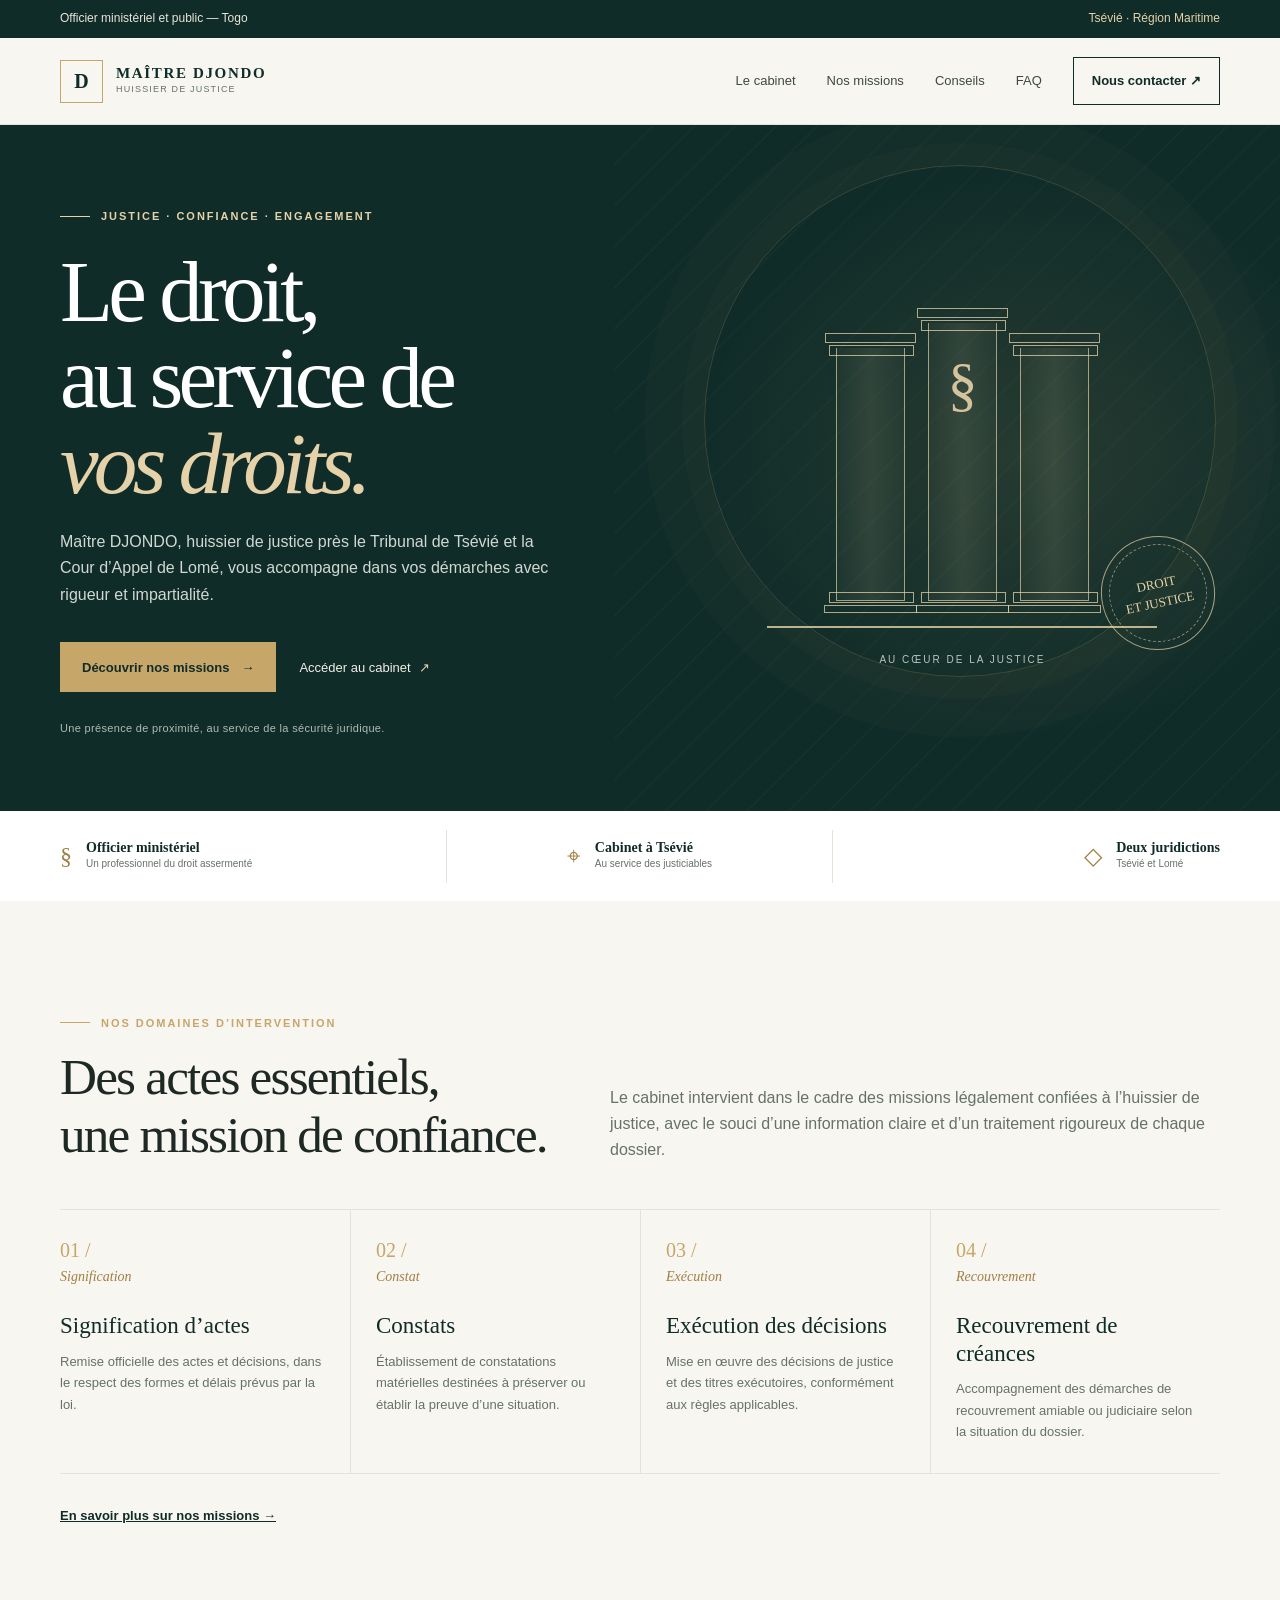
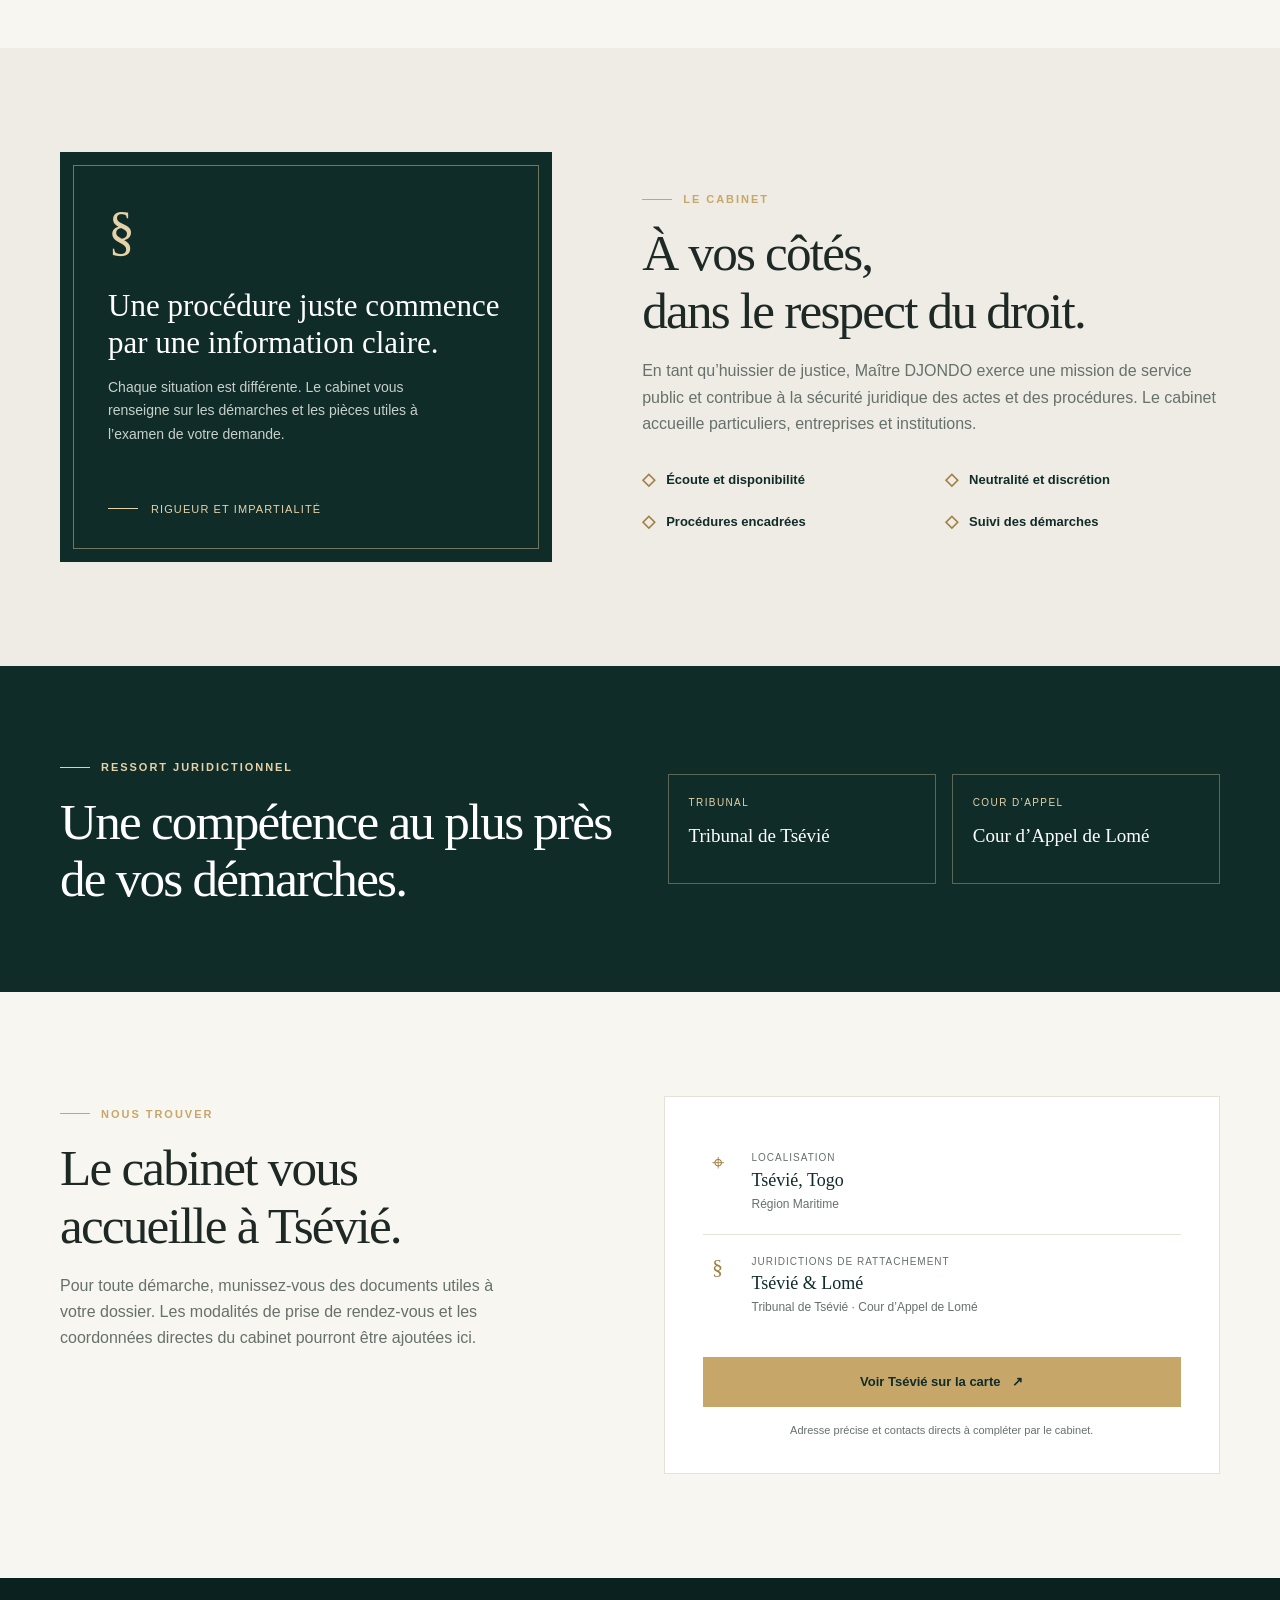
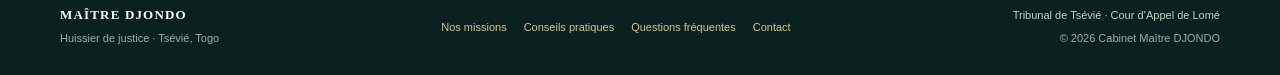
<file: index.html>
<!DOCTYPE html>
<html lang="fr">
<head>
  <meta charset="utf-8">
  <meta name="viewport" content="width=device-width, initial-scale=1">
  <meta name="theme-color" content="#102c29">
  <meta name="description" content="Cabinet de Maître DJONDO, huissier de justice près le Tribunal de Tsévié et la Cour d’Appel de Lomé. Signification d’actes, constats et exécution des décisions de justice.">
  <title>Maître DJONDO — Huissier de justice à Tsévié</title>
  <style>
    :root {
      color-scheme: light;
      --forest: #102c29;
      --forest-light: #1c403b;
      --gold: #c7a66a;
      --gold-light: #e5d2a9;
      --paper: #f8f6f0;
      --ink: #1e2926;
      --muted: #66716b;
      --line: #e4e2d9;
      --white: #fff;
      --serif: Georgia, "Times New Roman", serif;
      --sans: "Segoe UI", Arial, sans-serif;
    }

    * { box-sizing: border-box; }
    html { scroll-behavior: smooth; }
    body {
      margin: 0;
      background: var(--paper);
      color: var(--ink);
      font-family: var(--sans);
      font-size: 16px;
      line-height: 1.65;
      -webkit-font-smoothing: antialiased;
    }
    a { color: inherit; }
    button { font: inherit; }
    .wrap { width: min(1160px, calc(100% - 48px)); margin-inline: auto; }
    .eyebrow {
      display: inline-flex;
      align-items: center;
      gap: 11px;
      color: var(--gold);
      font-size: 11px;
      font-weight: 700;
      letter-spacing: .18em;
      text-transform: uppercase;
    }
    .eyebrow::before { width: 30px; height: 1px; background: currentColor; content: ""; }
    .section-title {
      max-width: 680px;
      margin: 16px 0 18px;
      font: 400 clamp(2.2rem, 4vw, 3.4rem)/1.13 var(--serif);
      letter-spacing: -.035em;
    }
    .section-intro { max-width: 610px; margin: 0; color: var(--muted); }

    .topbar { background: var(--forest); color: #e9e5da; font-size: 12px; }
    .topbar-inner { min-height: 38px; display: flex; align-items: center; justify-content: space-between; gap: 20px; }
    .topbar p { margin: 0; }
    .topbar .location { color: var(--gold-light); }

    .header { position: relative; z-index: 5; background: var(--paper); border-bottom: 1px solid rgba(16,44,41,.09); }
    .nav { min-height: 86px; display: flex; align-items: center; justify-content: space-between; gap: 32px; }
    .brand { display: inline-flex; align-items: center; gap: 13px; text-decoration: none; }
    .brand-mark {
      width: 43px; height: 43px; display: grid; place-items: center;
      border: 1px solid var(--gold); color: var(--forest); font: 700 20px var(--serif);
    }
    .brand-name { display: block; color: var(--forest); font: 700 15px var(--serif); letter-spacing: .11em; }
    .brand-caption { display: block; color: var(--muted); font-size: 9px; letter-spacing: .13em; text-transform: uppercase; }
    .nav-links { display: flex; align-items: center; gap: 31px; }
    .nav-links a { color: #3d4944; font-size: 13px; text-decoration: none; transition: color .2s; }
    .nav-links a:hover { color: #94743c; }
    .nav-links .nav-cta { padding: 12px 18px; border: 1px solid var(--forest); color: var(--forest); font-weight: 600; }
    .nav-links .nav-cta:hover { background: var(--forest); color: white; }
    .menu-toggle { display: none; width: 44px; height: 44px; border: 1px solid var(--line); background: transparent; color: var(--forest); cursor: pointer; }

    .hero {
      position: relative; overflow: hidden; min-height: 590px; display: flex; align-items: center;
      background: var(--forest); color: var(--white);
    }
    .hero::before {
      position: absolute; inset: 0 0 0 48%; content: "";
      background: radial-gradient(ellipse at 62% 48%, rgba(199,166,106,.12), transparent 56%),
        repeating-linear-gradient(135deg, transparent 0 27px, rgba(255,255,255,.018) 28px 29px);
    }
    .hero::after {
      position: absolute; width: 510px; height: 510px; right: 5%; top: 40px;
      border: 1px solid rgba(199,166,106,.22); border-radius: 50%; content: "";
      box-shadow: 0 0 0 22px rgba(199,166,106,.025), 0 0 0 60px rgba(199,166,106,.02);
    }
    .hero-inner { position: relative; z-index: 1; display: grid; grid-template-columns: 1.08fr .92fr; align-items: center; gap: 40px; padding-block: 74px; }
    .hero-copy { max-width: 620px; }
    .hero .eyebrow { color: var(--gold-light); }
    .hero h1 { margin: 23px 0 22px; font: 400 clamp(3.35rem, 6.8vw, 5.8rem)/.99 var(--serif); letter-spacing: -.055em; }
    .hero h1 span { color: var(--gold-light); font-style: italic; }
    .hero-lead { max-width: 490px; margin: 0; color: #d1d8d2; font-size: 16px; }
    .hero-actions { display: flex; align-items: center; gap: 23px; margin-top: 34px; }
    .button { min-height: 50px; display: inline-flex; align-items: center; justify-content: center; gap: 12px; padding: 0 21px; border: 1px solid var(--gold); background: var(--gold); color: var(--forest); font-size: 13px; font-weight: 700; text-decoration: none; transition: background .2s, color .2s; }
    .button:hover { background: transparent; color: var(--gold-light); }
    .text-link { color: #f1eee6; font-size: 13px; text-decoration: none; }
    .text-link span { margin-left: 5px; color: var(--gold-light); }
    .hero-note { margin: 27px 0 0; color: #aebbb3; font-size: 11px; letter-spacing: .03em; }
    .hero-art { position: relative; z-index: 1; min-height: 370px; display: grid; place-items: center; }
    .hero-seal { position: absolute; right: 1%; bottom: 1%; width: 114px; height: 114px; display: grid; place-items: center; border: 1px solid rgba(229,210,169,.7); border-radius: 50%; color: var(--gold-light); font: 13px/1.5 var(--serif); text-align: center; transform: rotate(-12deg); }
    .hero-seal::before { position: absolute; inset: 7px; border: 1px dashed rgba(229,210,169,.55); border-radius: 50%; content: ""; }
    .columns { width: min(390px, 90%); height: 320px; position: relative; display: flex; align-items: flex-end; justify-content: center; gap: 23px; padding: 0 24px 25px; border-bottom: 2px solid rgba(229,210,169,.8); }
    .column { position: relative; width: 69px; height: 253px; border: 1px solid rgba(229,210,169,.68); border-top: 0; background: linear-gradient(90deg, rgba(229,210,169,.035), rgba(229,210,169,.11) 50%, rgba(229,210,169,.035)); }
    .column::before, .column::after { position: absolute; left: -8px; width: calc(100% + 16px); height: 9px; border: 1px solid rgba(229,210,169,.75); content: ""; }
    .column::before { top: -3px; }
    .column::after { bottom: -3px; }
    .column-cap { position: absolute; top: -15px; left: -12px; width: calc(100% + 24px); height: 10px; border: 1px solid rgba(229,210,169,.75); }
    .column-base { position: absolute; bottom: -13px; left: -13px; width: calc(100% + 26px); height: 8px; border: 1px solid rgba(229,210,169,.75); }
    .column:nth-child(2) { height: 278px; }
    .column:nth-child(3) { height: 253px; }
    .justice-mark { position: absolute; top: 27px; left: 50%; color: rgba(229,210,169,.9); font: 60px var(--serif); transform: translateX(-50%); }
    .hero-art-label { position: absolute; left: 50%; bottom: -42px; width: 100%; color: #b9c5bd; font-size: 10px; letter-spacing: .2em; text-align: center; text-transform: uppercase; transform: translateX(-50%); }

    .credentials { position: relative; z-index: 2; background: #fff; }
    .credentials-inner { min-height: 90px; display: grid; grid-template-columns: 1fr 1fr 1fr; align-items: center; }
    .credential { min-height: 48px; display: flex; align-items: center; justify-content: center; gap: 14px; padding: 10px 20px; border-right: 1px solid var(--line); }
    .credential:first-child { justify-content: flex-start; padding-left: 0; }
    .credential:last-child { justify-content: flex-end; padding-right: 0; border: 0; }
    .credential-icon { color: #a17f44; font: 24px var(--serif); }
    .credential strong { display: block; color: var(--forest); font: 600 14px var(--serif); }
    .credential span:last-child { display: block; color: var(--muted); font-size: 10px; }

    .section { padding-block: 104px; }
    .services-head { display: flex; align-items: flex-end; justify-content: space-between; gap: 40px; margin-bottom: 45px; }
    .services-head .section-title { margin-bottom: 0; }
    .services-grid { display: grid; grid-template-columns: repeat(4, 1fr); border-top: 1px solid var(--line); border-bottom: 1px solid var(--line); }
    .service { min-height: 238px; padding: 29px 25px 30px 0; }
    .service + .service { padding-left: 25px; border-left: 1px solid var(--line); }
    .service-number { color: #a17f44; font: italic 14px var(--serif); }
    .service h3 { margin: 23px 0 11px; color: var(--forest); font: 400 23px/1.2 var(--serif); }
    .service p { margin: 0; color: var(--muted); font-size: 13px; }
    .service-icon { display: block; height: 24px; color: var(--gold); font: 20px var(--serif); }

    .practice { background: #eeece4; }
    .practice-inner { display: grid; grid-template-columns: .92fr 1.08fr; align-items: center; gap: 90px; }
    .practice-panel { position: relative; min-height: 410px; padding: 48px; background: var(--forest); color: white; }
    .practice-panel::before { position: absolute; inset: 13px; border: 1px solid rgba(229,210,169,.45); content: ""; pointer-events: none; }
    .panel-symbol { color: var(--gold-light); font: 54px var(--serif); }
    .practice-panel h3 { position: relative; margin: 25px 0 15px; font: 400 31px/1.2 var(--serif); }
    .practice-panel p { position: relative; max-width: 310px; margin: 0; color: #c7d0ca; font-size: 14px; }
    .panel-foot { position: absolute; right: 48px; bottom: 44px; left: 48px; display: flex; align-items: center; gap: 13px; color: var(--gold-light); font-size: 11px; letter-spacing: .1em; text-transform: uppercase; }
    .panel-foot::before { width: 30px; height: 1px; background: currentColor; content: ""; }
    .practice-copy .section-title { max-width: 550px; }
    .practice-copy > p { margin: 0; color: var(--muted); }
    .principles { display: grid; grid-template-columns: 1fr 1fr; gap: 20px 28px; margin-top: 32px; }
    .principle { display: flex; align-items: flex-start; gap: 11px; color: var(--forest); font-size: 13px; font-weight: 600; }
    .principle span { color: #a17f44; font-size: 17px; line-height: 1.25; }

    .jurisdiction { padding-block: 84px; background: var(--forest); color: white; }
    .jurisdiction-inner { display: grid; grid-template-columns: 1fr 1fr; align-items: center; gap: 55px; }
    .jurisdiction .eyebrow { color: var(--gold-light); }
    .jurisdiction .section-title { margin-bottom: 0; }
    .court-list { display: grid; grid-template-columns: 1fr 1fr; gap: 16px; }
    .court { min-height: 110px; padding: 20px; border: 1px solid rgba(229,210,169,.35); }
    .court span { display: block; margin-bottom: 12px; color: var(--gold-light); font-size: 10px; letter-spacing: .14em; text-transform: uppercase; }
    .court strong { font: 400 19px var(--serif); }

    .contact { padding-block: 104px; }
    .contact-inner { display: grid; grid-template-columns: .95fr 1.05fr; gap: 100px; }
    .contact-copy .section-title { max-width: 450px; }
    .contact-copy > p { max-width: 460px; color: var(--muted); }
    .contact-card { padding: 34px 38px; border: 1px solid var(--line); background: #fff; }
    .contact-row { display: flex; gap: 19px; padding: 19px 0; border-bottom: 1px solid var(--line); }
    .contact-row:last-of-type { border-bottom: 0; }
    .contact-icon { width: 30px; color: #a17f44; font: 22px var(--serif); text-align: center; }
    .contact-row small { display: block; color: var(--muted); font-size: 10px; letter-spacing: .1em; text-transform: uppercase; }
    .contact-row strong { display: block; margin-top: 3px; color: var(--forest); font: 400 18px var(--serif); }
    .contact-row p { margin: 4px 0 0; color: var(--muted); font-size: 12px; }
    .contact-card .button { width: 100%; margin-top: 20px; }
    .contact-note { margin: 14px 0 0; color: var(--muted); font-size: 11px; text-align: center; }
    .contact-note a { color: var(--forest); }

    .footer { padding-block: 28px; background: #0b211f; color: #c5cec7; }
    .footer-inner { display: flex; align-items: center; justify-content: space-between; gap: 24px; font-size: 11px; }
    .footer-brand { color: white; font: 600 13px var(--serif); letter-spacing: .09em; }
    .footer p { margin: 5px 0 0; color: #9eada4; }
    .footer-nav { display: flex; flex-wrap: wrap; justify-content: center; gap: 12px 17px; }
    .footer a { color: #d6c294; text-decoration: none; }
    .footer-right { text-align: right; }
    :focus-visible { outline: 3px solid #d3ae66; outline-offset: 4px; }

    @media (max-width: 900px) {
      .nav-links { gap: 18px; }
      .hero-inner { grid-template-columns: 1fr .8fr; gap: 15px; }
      .hero-art { transform: scale(.87); }
      .services-grid { grid-template-columns: 1fr 1fr; }
      .service:nth-child(3) { padding-left: 0; border-left: 0; border-top: 1px solid var(--line); }
      .service:nth-child(4) { border-top: 1px solid var(--line); }
      .practice-inner { gap: 45px; }
      .practice-panel { padding: 38px; }
      .contact-inner { gap: 45px; }
    }
    @media (max-width: 680px) {
      .wrap { width: min(100% - 36px, 520px); }
      .topbar-inner { min-height: 34px; justify-content: center; text-align: center; }
      .topbar .location { display: none; }
      .nav { min-height: 72px; }
      .menu-toggle { display: grid; place-items: center; }
      .menu-toggle span, .menu-toggle span::before, .menu-toggle span::after { width: 18px; height: 1px; display: block; background: currentColor; }
      .menu-toggle span { position: relative; }
      .menu-toggle span::before, .menu-toggle span::after { position: absolute; left: 0; content: ""; }
      .menu-toggle span::before { top: -6px; }
      .menu-toggle span::after { top: 6px; }
      .nav-links { position: absolute; top: 100%; right: 0; left: 0; display: none; align-items: stretch; gap: 0; padding: 8px 18px 18px; border-bottom: 1px solid var(--line); background: var(--paper); }
      .nav-links.is-open { display: flex; flex-direction: column; }
      .nav-links a { padding: 12px 8px; }
      .nav-links .nav-cta { margin-top: 6px; text-align: center; }
      .hero { min-height: auto; }
      .hero::before { inset: 0; }
      .hero::after { width: 360px; height: 360px; top: auto; right: -210px; bottom: -20px; }
      .hero-inner { display: block; padding-block: 68px 62px; }
      .hero h1 { max-width: 500px; font-size: clamp(3.3rem, 16vw, 5rem); }
      .hero-lead { max-width: 430px; font-size: 14px; }
      .hero-actions { flex-wrap: wrap; gap: 17px; margin-top: 27px; }
      .hero-art { display: none; }
      .credentials-inner { grid-template-columns: 1fr; padding-block: 11px; }
      .credential, .credential:first-child, .credential:last-child { min-height: 62px; justify-content: flex-start; padding: 8px 0; border-right: 0; border-bottom: 1px solid var(--line); }
      .credential:last-child { border-bottom: 0; }
      .section { padding-block: 72px; }
      .services-head { display: block; margin-bottom: 30px; }
      .services-head .section-intro { margin-top: 14px; }
      .services-grid { grid-template-columns: 1fr; }
      .service, .service + .service, .service:nth-child(3), .service:nth-child(4) { min-height: 0; padding: 24px 0; border: 0; border-bottom: 1px solid var(--line); }
      .service:last-child { border-bottom: 0; }
      .service h3 { margin-top: 12px; }
      .practice-inner, .jurisdiction-inner, .contact-inner { grid-template-columns: 1fr; gap: 38px; }
      .practice-panel { min-height: 335px; padding: 36px; }
      .panel-foot { right: 36px; bottom: 35px; left: 36px; }
      .principles { gap: 17px; }
      .jurisdiction { padding-block: 72px; }
      .court-list { gap: 10px; }
      .court { min-height: 100px; padding: 15px; }
      .court strong { font-size: 16px; }
      .contact-card { padding: 25px 21px; }
      .footer-inner { align-items: flex-start; flex-direction: column; }
      .footer-nav { justify-content: flex-start; }
      .footer-right { text-align: left; }
    }
    @media (prefers-reduced-motion: reduce) {
      *, *::before, *::after { scroll-behavior: auto !important; transition-duration: .01ms !important; }
    }
  </style>
</head>
<body>
  <div class="topbar">
    <div class="wrap topbar-inner">
      <p>Officier ministériel et public — Togo</p>
      <p class="location">Tsévié · Région Maritime</p>
    </div>
  </div>

  <header class="header">
    <div class="wrap nav">
      <a class="brand" href="#accueil" aria-label="Maître DJONDO, accueil">
        <span class="brand-mark" aria-hidden="true">D</span>
        <span><span class="brand-name">MAÎTRE DJONDO</span><span class="brand-caption">Huissier de justice</span></span>
      </a>
      <button class="menu-toggle" type="button" aria-label="Ouvrir le menu" aria-expanded="false" aria-controls="navigation"><span></span></button>
      <nav class="nav-links" id="navigation" aria-label="Navigation principale">
        <a href="#cabinet">Le cabinet</a>
        <a href="missions.html">Nos missions</a>
        <a href="articles.html">Conseils</a>
        <a href="questions.html">FAQ</a>
        <a class="nav-cta" href="contact.html">Nous contacter <span aria-hidden="true">↗</span></a>
      </nav>
    </div>
  </header>

  <main>
    <section class="hero" id="accueil">
      <div class="wrap hero-inner">
        <div class="hero-copy">
          <span class="eyebrow">Justice · Confiance · Engagement</span>
          <h1>Le droit,<br>au service de<br><span>vos droits.</span></h1>
          <p class="hero-lead">Maître DJONDO, huissier de justice près le Tribunal de Tsévié et la Cour d’Appel de Lomé, vous accompagne dans vos démarches avec rigueur et impartialité.</p>
          <div class="hero-actions">
            <a class="button" href="#missions">Découvrir nos missions <span aria-hidden="true">→</span></a>
            <a class="text-link" href="#contact">Accéder au cabinet <span aria-hidden="true">↗</span></a>
          </div>
          <p class="hero-note">Une présence de proximité, au service de la sécurité juridique.</p>
        </div>
        <div class="hero-art" aria-hidden="true">
          <div class="columns">
            <span class="column"><i class="column-cap"></i><i class="column-base"></i></span>
            <span class="column"><i class="column-cap"></i><i class="column-base"></i><i class="justice-mark">§</i></span>
            <span class="column"><i class="column-cap"></i><i class="column-base"></i></span>
            <span class="hero-art-label">Au cœur de la justice</span>
          </div>
          <div class="hero-seal">DROIT<br>ET JUSTICE</div>
        </div>
      </div>
    </section>

    <section class="credentials" aria-label="Informations sur le cabinet">
      <div class="wrap credentials-inner">
        <div class="credential"><span class="credential-icon" aria-hidden="true">§</span><span><strong>Officier ministériel</strong><span>Un professionnel du droit assermenté</span></span></div>
        <div class="credential"><span class="credential-icon" aria-hidden="true">⌖</span><span><strong>Cabinet à Tsévié</strong><span>Au service des justiciables</span></span></div>
        <div class="credential"><span class="credential-icon" aria-hidden="true">◇</span><span><strong>Deux juridictions</strong><span>Tsévié et Lomé</span></span></div>
      </div>
    </section>

    <section class="section" id="missions">
      <div class="wrap">
        <div class="services-head">
          <div><span class="eyebrow">Nos domaines d’intervention</span><h2 class="section-title">Des actes essentiels,<br>une mission de confiance.</h2></div>
          <p class="section-intro">Le cabinet intervient dans le cadre des missions légalement confiées à l’huissier de justice, avec le souci d’une information claire et d’un traitement rigoureux de chaque dossier.</p>
        </div>
        <div class="services-grid">
          <article class="service"><span class="service-icon" aria-hidden="true">01 /</span><span class="service-number">Signification</span><h3>Signification d’actes</h3><p>Remise officielle des actes et décisions, dans le respect des formes et délais prévus par la loi.</p></article>
          <article class="service"><span class="service-icon" aria-hidden="true">02 /</span><span class="service-number">Constat</span><h3>Constats</h3><p>Établissement de constatations matérielles destinées à préserver ou établir la preuve d’une situation.</p></article>
          <article class="service"><span class="service-icon" aria-hidden="true">03 /</span><span class="service-number">Exécution</span><h3>Exécution des décisions</h3><p>Mise en œuvre des décisions de justice et des titres exécutoires, conformément aux règles applicables.</p></article>
          <article class="service"><span class="service-icon" aria-hidden="true">04 /</span><span class="service-number">Recouvrement</span><h3>Recouvrement de créances</h3><p>Accompagnement des démarches de recouvrement amiable ou judiciaire selon la situation du dossier.</p></article>
        </div>
        <p style="margin-top:28px"><a href="missions.html" style="color:#102c29;font-size:13px;font-weight:600">En savoir plus sur nos missions →</a></p>
      </div>
    </section>

    <section class="section practice" id="cabinet">
      <div class="wrap practice-inner">
        <div class="practice-panel">
          <span class="panel-symbol" aria-hidden="true">§</span>
          <h3>Une procédure juste commence par une information claire.</h3>
          <p>Chaque situation est différente. Le cabinet vous renseigne sur les démarches et les pièces utiles à l’examen de votre demande.</p>
          <div class="panel-foot">Rigueur et impartialité</div>
        </div>
        <div class="practice-copy">
          <span class="eyebrow">Le cabinet</span>
          <h2 class="section-title">À vos côtés,<br>dans le respect du droit.</h2>
          <p>En tant qu’huissier de justice, Maître DJONDO exerce une mission de service public et contribue à la sécurité juridique des actes et des procédures. Le cabinet accueille particuliers, entreprises et institutions.</p>
          <div class="principles">
            <div class="principle"><span aria-hidden="true">◇</span> Écoute et disponibilité</div>
            <div class="principle"><span aria-hidden="true">◇</span> Neutralité et discrétion</div>
            <div class="principle"><span aria-hidden="true">◇</span> Procédures encadrées</div>
            <div class="principle"><span aria-hidden="true">◇</span> Suivi des démarches</div>
          </div>
        </div>
      </div>
    </section>

    <section class="jurisdiction" id="competence">
      <div class="wrap jurisdiction-inner">
        <div><span class="eyebrow">Ressort juridictionnel</span><h2 class="section-title">Une compétence au plus près de vos démarches.</h2></div>
        <div class="court-list">
          <div class="court"><span>Tribunal</span><strong>Tribunal de Tsévié</strong></div>
          <div class="court"><span>Cour d’appel</span><strong>Cour d’Appel de Lomé</strong></div>
        </div>
      </div>
    </section>

    <section class="contact" id="contact">
      <div class="wrap contact-inner">
        <div class="contact-copy">
          <span class="eyebrow">Nous trouver</span>
          <h2 class="section-title">Le cabinet vous accueille à Tsévié.</h2>
          <p>Pour toute démarche, munissez-vous des documents utiles à votre dossier. Les modalités de prise de rendez-vous et les coordonnées directes du cabinet pourront être ajoutées ici.</p>
        </div>
        <div class="contact-card">
          <div class="contact-row">
            <span class="contact-icon" aria-hidden="true">⌖</span>
            <span><small>Localisation</small><strong>Tsévié, Togo</strong><p>Région Maritime</p></span>
          </div>
          <div class="contact-row">
            <span class="contact-icon" aria-hidden="true">§</span>
            <span><small>Juridictions de rattachement</small><strong>Tsévié &amp; Lomé</strong><p>Tribunal de Tsévié · Cour d’Appel de Lomé</p></span>
          </div>
          <a class="button" href="https://www.google.com/maps/search/?api=1&amp;query=Ts%C3%A9vi%C3%A9%2C+Togo" target="_blank" rel="noopener noreferrer">Voir Tsévié sur la carte <span aria-hidden="true">↗</span></a>
          <p class="contact-note">Adresse précise et contacts directs à compléter par le cabinet.</p>
        </div>
      </div>
    </section>
  </main>

  <footer class="footer">
    <div class="wrap footer-inner">
      <div><span class="footer-brand">MAÎTRE DJONDO</span><p>Huissier de justice · Tsévié, Togo</p></div>
      <nav class="footer-nav" aria-label="Navigation de pied de page">
        <a href="missions.html">Nos missions</a>
        <a href="articles.html">Conseils pratiques</a>
        <a href="questions.html">Questions fréquentes</a>
        <a href="contact.html">Contact</a>
      </nav>
      <div class="footer-right"><span>Tribunal de Tsévié · Cour d’Appel de Lomé</span><p>© <span id="year">2026</span> Cabinet Maître DJONDO</p></div>
    </div>
  </footer>

  <script>
    const menuButton = document.querySelector(".menu-toggle");
    const navigation = document.querySelector("#navigation");

    menuButton.addEventListener("click", () => {
      const isOpen = menuButton.getAttribute("aria-expanded") === "true";
      menuButton.setAttribute("aria-expanded", String(!isOpen));
      menuButton.setAttribute("aria-label", isOpen ? "Ouvrir le menu" : "Fermer le menu");
      navigation.classList.toggle("is-open", !isOpen);
    });

    navigation.addEventListener("click", (event) => {
      if (event.target.closest("a")) {
        menuButton.setAttribute("aria-expanded", "false");
        menuButton.setAttribute("aria-label", "Ouvrir le menu");
        navigation.classList.remove("is-open");
      }
    });
  </script>
</body>
</html>
</file>
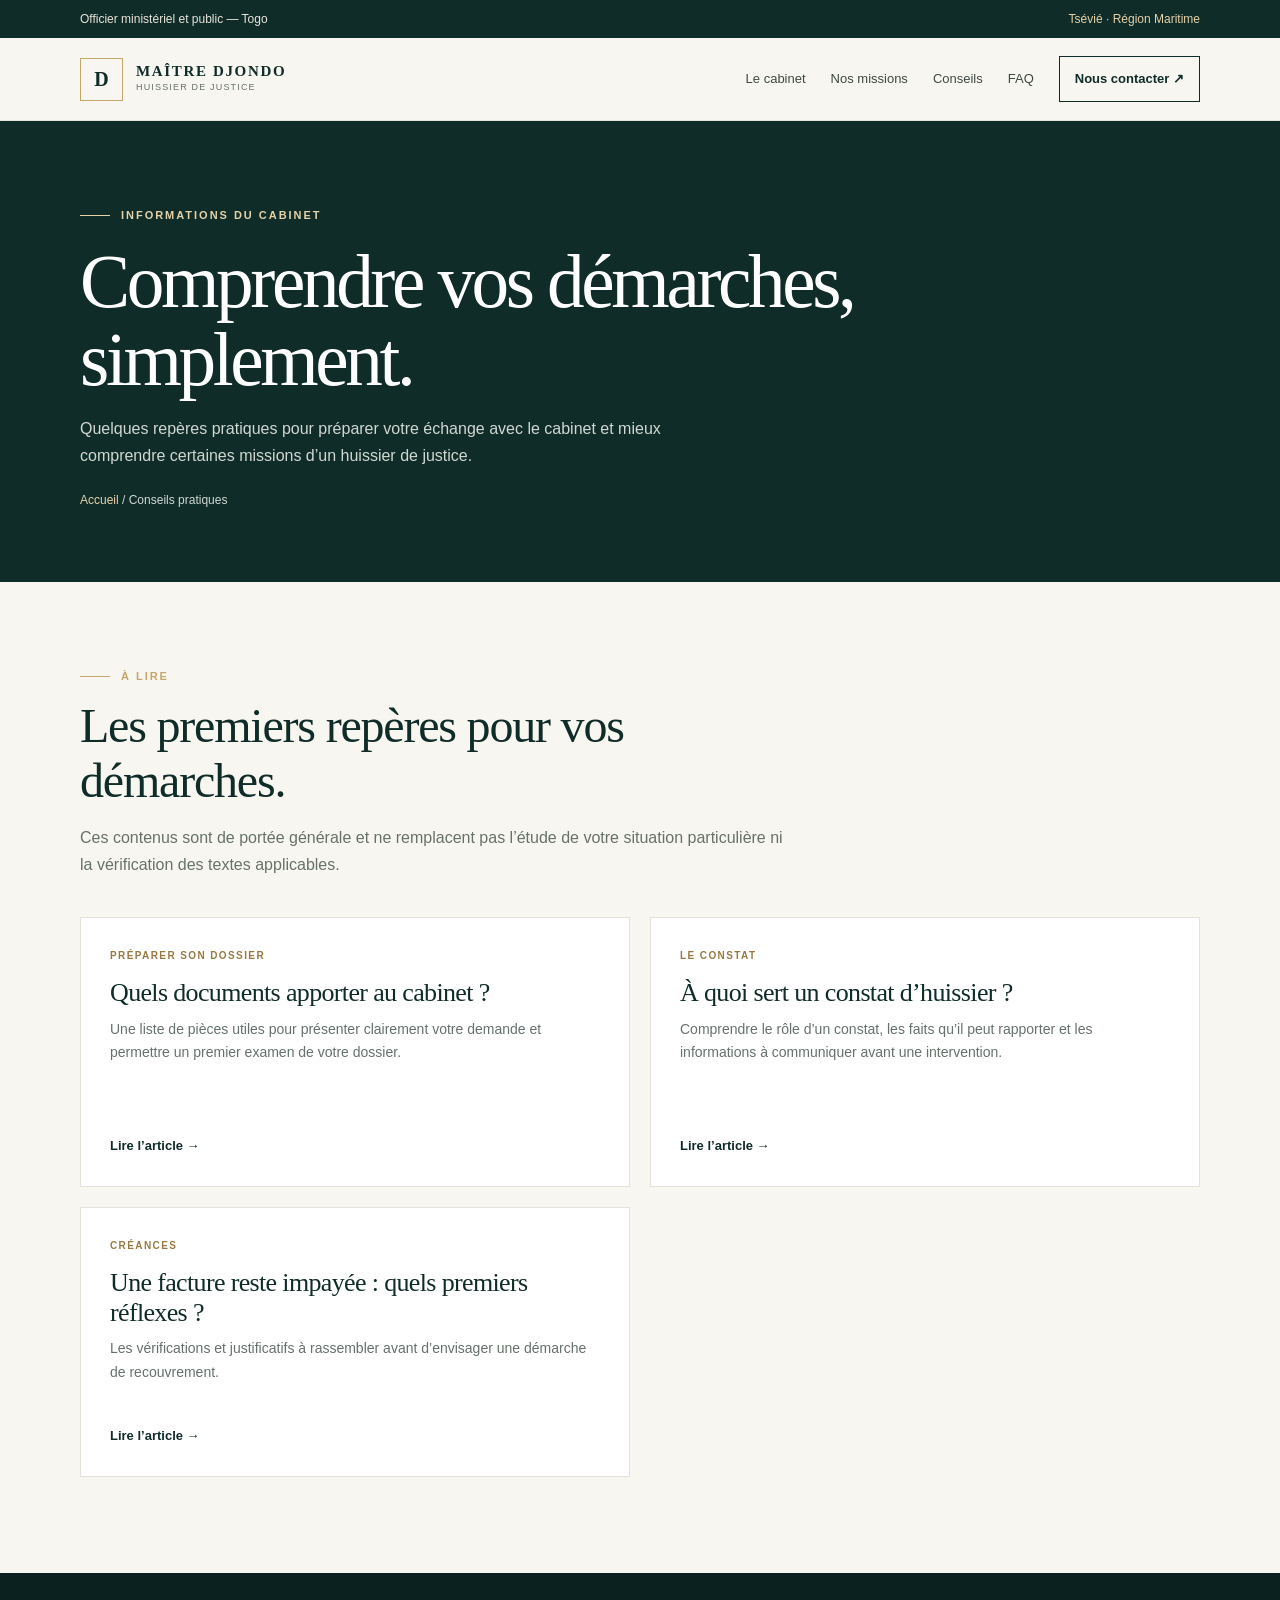
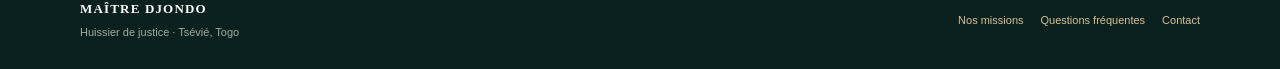
<file: articles.html>
<!DOCTYPE html>
<html lang="fr">
<head>
  <meta charset="utf-8">
  <meta name="viewport" content="width=device-width, initial-scale=1">
  <meta name="description" content="Conseils pratiques du cabinet de Maître DJONDO : préparer un dossier, comprendre un constat et agir face à une créance impayée.">
  <title>Conseils pratiques — Maître DJONDO</title>
  <link rel="stylesheet" href="pages.css">
</head>
<body>
  <div class="topbar"><div class="wrap topbar-inner"><p>Officier ministériel et public — Togo</p><p class="location">Tsévié · Région Maritime</p></div></div>
  <header class="header"><div class="wrap nav">
    <a class="brand" href="index.html" aria-label="Maître DJONDO, accueil"><span class="brand-mark">D</span><span><span class="brand-name">MAÎTRE DJONDO</span><span class="brand-caption">Huissier de justice</span></span></a>
    <button class="menu-toggle" type="button" aria-label="Ouvrir le menu" aria-expanded="false" aria-controls="navigation"><span></span></button>
    <nav class="nav-links" id="navigation" aria-label="Navigation principale"><a href="index.html#cabinet">Le cabinet</a><a href="missions.html">Nos missions</a><a href="articles.html">Conseils</a><a href="questions.html">FAQ</a><a class="nav-cta" href="contact.html">Nous contacter ↗</a></nav>
  </div></header>
  <main>
    <section class="page-hero"><div class="wrap"><span class="eyebrow">Informations du cabinet</span><h1>Comprendre vos démarches, simplement.</h1><p>Quelques repères pratiques pour préparer votre échange avec le cabinet et mieux comprendre certaines missions d’un huissier de justice.</p><div class="breadcrumbs"><a href="index.html">Accueil</a> / Conseils pratiques</div></div></section>
    <section class="content"><div class="wrap">
      <div class="content-head"><span class="eyebrow">À lire</span><h2>Les premiers repères pour vos démarches.</h2><p>Ces contenus sont de portée générale et ne remplacent pas l’étude de votre situation particulière ni la vérification des textes applicables.</p></div>
      <div class="article-grid">
        <article class="article-card"><span class="category">Préparer son dossier</span><h2>Quels documents apporter au cabinet ?</h2><p>Une liste de pièces utiles pour présenter clairement votre demande et permettre un premier examen de votre dossier.</p><a href="articles/preparer-dossier.html">Lire l’article →</a></article>
        <article class="article-card"><span class="category">Le constat</span><h2>À quoi sert un constat d’huissier ?</h2><p>Comprendre le rôle d’un constat, les faits qu’il peut rapporter et les informations à communiquer avant une intervention.</p><a href="articles/constat.html">Lire l’article →</a></article>
        <article class="article-card"><span class="category">Créances</span><h2>Une facture reste impayée : quels premiers réflexes ?</h2><p>Les vérifications et justificatifs à rassembler avant d’envisager une démarche de recouvrement.</p><a href="articles/creance-impayee.html">Lire l’article →</a></article>
      </div>
    </div></section>
  </main>
  <footer class="footer"><div class="wrap footer-inner"><div><span class="footer-brand">MAÎTRE DJONDO</span><p>Huissier de justice · Tsévié, Togo</p></div><nav class="footer-nav" aria-label="Navigation de pied de page"><a href="missions.html">Nos missions</a><a href="questions.html">Questions fréquentes</a><a href="contact.html">Contact</a></nav></div></footer>
  <script src="pages.js"></script>
</body>
</html>
</file>
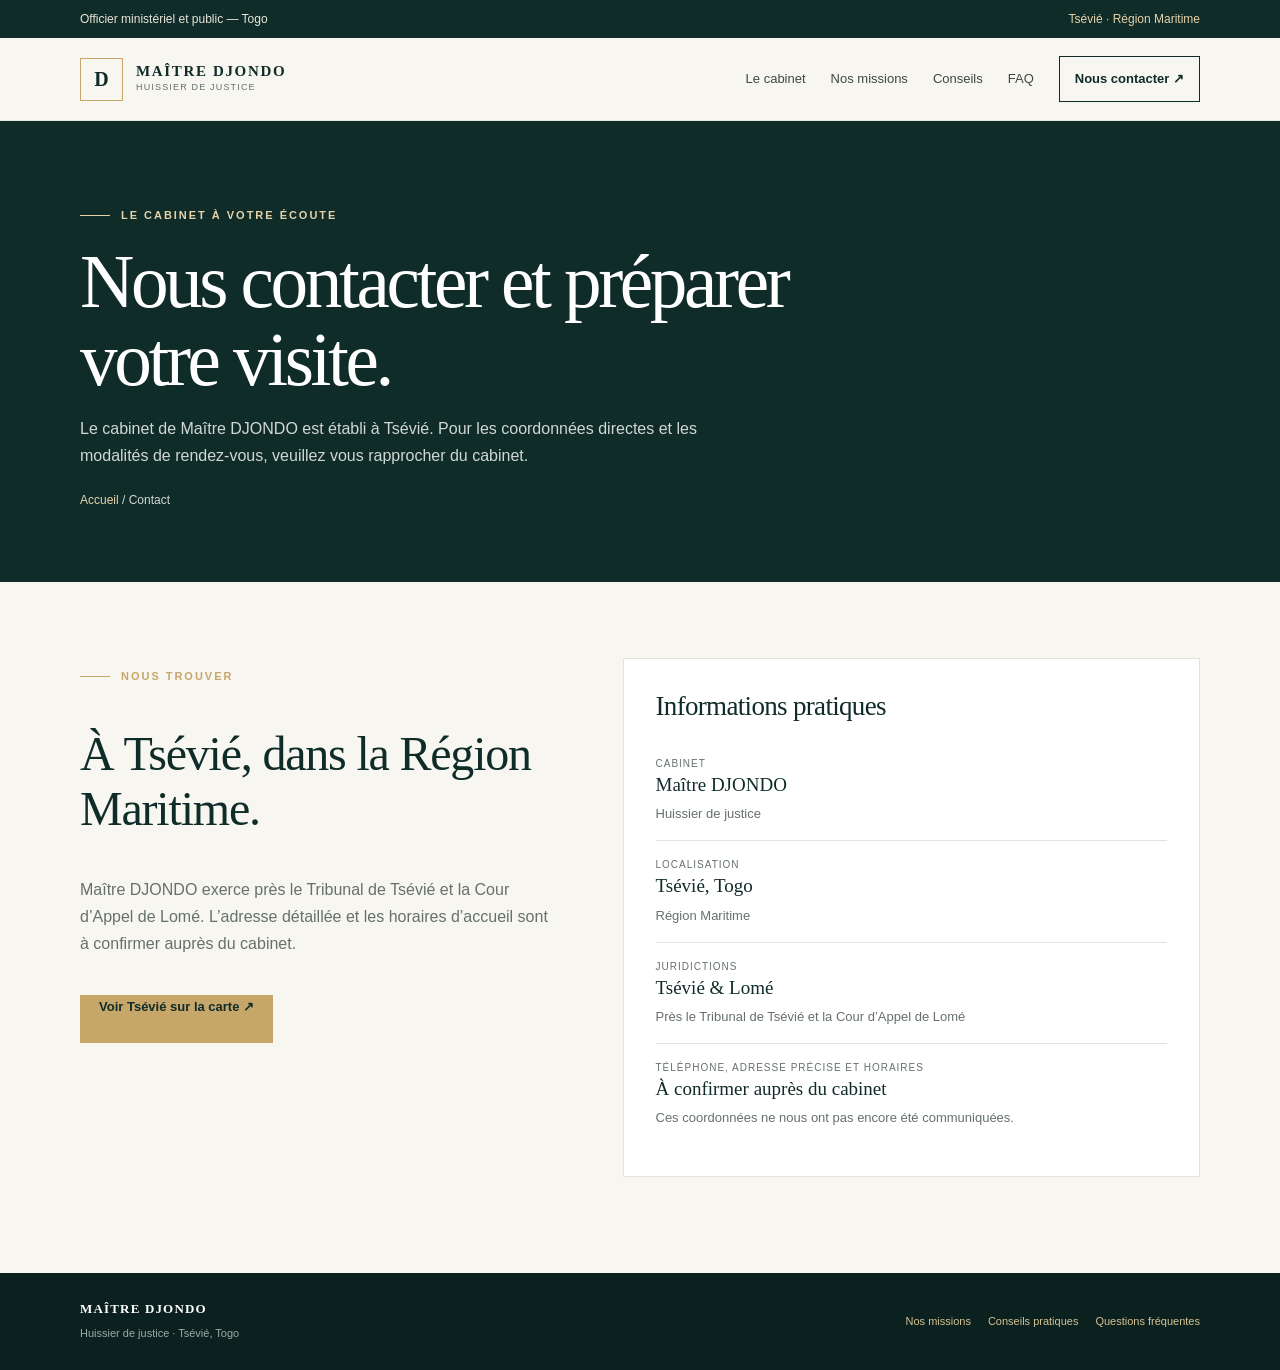
<file: contact.html>
<!DOCTYPE html>
<html lang="fr">
<head>
  <meta charset="utf-8">
  <meta name="viewport" content="width=device-width, initial-scale=1">
  <meta name="description" content="Informations de contact du cabinet de Maître DJONDO, huissier de justice établi à Tsévié, Togo.">
  <title>Contact et accès — Maître DJONDO</title>
  <link rel="stylesheet" href="pages.css">
</head>
<body>
  <div class="topbar"><div class="wrap topbar-inner"><p>Officier ministériel et public — Togo</p><p class="location">Tsévié · Région Maritime</p></div></div>
  <header class="header"><div class="wrap nav">
    <a class="brand" href="index.html" aria-label="Maître DJONDO, accueil"><span class="brand-mark">D</span><span><span class="brand-name">MAÎTRE DJONDO</span><span class="brand-caption">Huissier de justice</span></span></a>
    <button class="menu-toggle" type="button" aria-label="Ouvrir le menu" aria-expanded="false" aria-controls="navigation"><span></span></button>
    <nav class="nav-links" id="navigation" aria-label="Navigation principale"><a href="index.html#cabinet">Le cabinet</a><a href="missions.html">Nos missions</a><a href="articles.html">Conseils</a><a href="questions.html">FAQ</a><a class="nav-cta" href="contact.html">Nous contacter ↗</a></nav>
  </div></header>
  <main>
    <section class="page-hero"><div class="wrap"><span class="eyebrow">Le cabinet à votre écoute</span><h1>Nous contacter et préparer votre visite.</h1><p>Le cabinet de Maître DJONDO est établi à Tsévié. Pour les coordonnées directes et les modalités de rendez-vous, veuillez vous rapprocher du cabinet.</p><div class="breadcrumbs"><a href="index.html">Accueil</a> / Contact</div></div></section>
    <section class="content"><div class="wrap contact-layout">
      <div><span class="eyebrow">Nous trouver</span><h2>À Tsévié, dans la Région Maritime.</h2><p>Maître DJONDO exerce près le Tribunal de Tsévié et la Cour d’Appel de Lomé. L’adresse détaillée et les horaires d’accueil sont à confirmer auprès du cabinet.</p><a class="button map-link" href="https://www.google.com/maps/search/?api=1&amp;query=Ts%C3%A9vi%C3%A9%2C+Togo" target="_blank" rel="noopener noreferrer">Voir Tsévié sur la carte ↗</a></div>
      <div class="contact-panel"><h2>Informations pratiques</h2>
        <div class="contact-line"><small>Cabinet</small><strong>Maître DJONDO</strong><p>Huissier de justice</p></div>
        <div class="contact-line"><small>Localisation</small><strong>Tsévié, Togo</strong><p>Région Maritime</p></div>
        <div class="contact-line"><small>Juridictions</small><strong>Tsévié &amp; Lomé</strong><p>Près le Tribunal de Tsévié et la Cour d’Appel de Lomé</p></div>
        <div class="contact-line"><small>Téléphone, adresse précise et horaires</small><strong>À confirmer auprès du cabinet</strong><p>Ces coordonnées ne nous ont pas encore été communiquées.</p></div>
      </div>
    </div></section>
  </main>
  <footer class="footer"><div class="wrap footer-inner"><div><span class="footer-brand">MAÎTRE DJONDO</span><p>Huissier de justice · Tsévié, Togo</p></div><nav class="footer-nav" aria-label="Navigation de pied de page"><a href="missions.html">Nos missions</a><a href="articles.html">Conseils pratiques</a><a href="questions.html">Questions fréquentes</a></nav></div></footer>
  <script src="pages.js"></script>
</body>
</html>
</file>
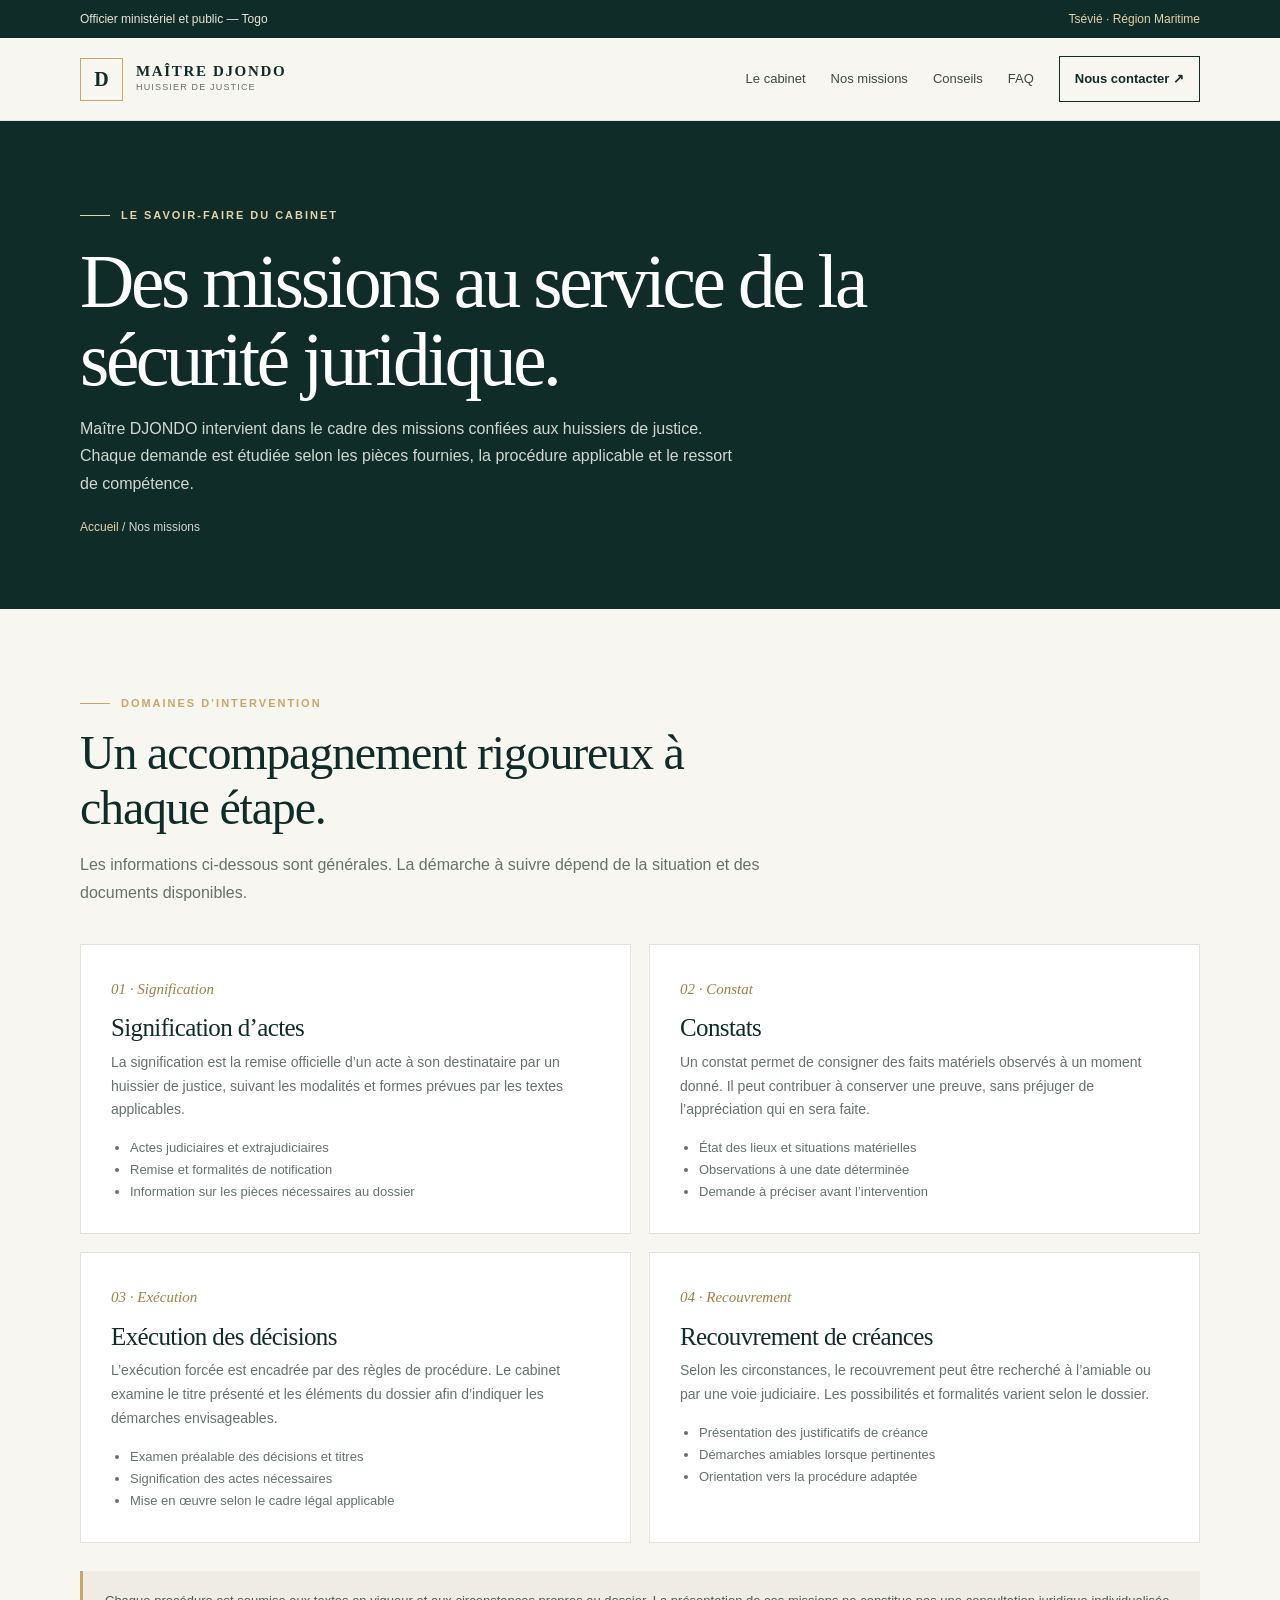
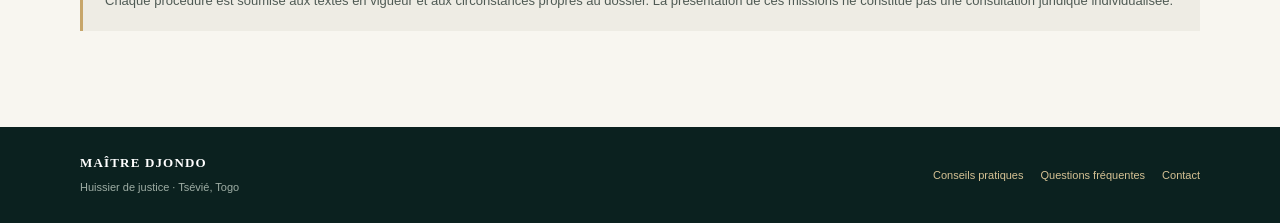
<file: missions.html>
<!DOCTYPE html>
<html lang="fr">
<head>
  <meta charset="utf-8">
  <meta name="viewport" content="width=device-width, initial-scale=1">
  <meta name="description" content="Découvrez les missions du cabinet de Maître DJONDO, huissier de justice à Tsévié : signification, constats, exécution et recouvrement.">
  <title>Nos missions — Maître DJONDO, huissier de justice</title>
  <link rel="stylesheet" href="pages.css">
</head>
<body>
  <div class="topbar"><div class="wrap topbar-inner"><p>Officier ministériel et public — Togo</p><p class="location">Tsévié · Région Maritime</p></div></div>
  <header class="header"><div class="wrap nav">
    <a class="brand" href="index.html" aria-label="Maître DJONDO, accueil"><span class="brand-mark">D</span><span><span class="brand-name">MAÎTRE DJONDO</span><span class="brand-caption">Huissier de justice</span></span></a>
    <button class="menu-toggle" type="button" aria-label="Ouvrir le menu" aria-expanded="false" aria-controls="navigation"><span></span></button>
    <nav class="nav-links" id="navigation" aria-label="Navigation principale"><a href="index.html#cabinet">Le cabinet</a><a href="missions.html">Nos missions</a><a href="articles.html">Conseils</a><a href="questions.html">FAQ</a><a class="nav-cta" href="contact.html">Nous contacter ↗</a></nav>
  </div></header>
  <main>
    <section class="page-hero"><div class="wrap"><span class="eyebrow">Le savoir-faire du cabinet</span><h1>Des missions au service de la sécurité juridique.</h1><p>Maître DJONDO intervient dans le cadre des missions confiées aux huissiers de justice. Chaque demande est étudiée selon les pièces fournies, la procédure applicable et le ressort de compétence.</p><div class="breadcrumbs"><a href="index.html">Accueil</a> / Nos missions</div></div></section>
    <section class="content"><div class="wrap">
      <div class="content-head"><span class="eyebrow">Domaines d’intervention</span><h2>Un accompagnement rigoureux à chaque étape.</h2><p>Les informations ci-dessous sont générales. La démarche à suivre dépend de la situation et des documents disponibles.</p></div>
      <div class="mission-list">
        <article class="mission-card"><span class="number">01 · Signification</span><h2>Signification d’actes</h2><p>La signification est la remise officielle d’un acte à son destinataire par un huissier de justice, suivant les modalités et formes prévues par les textes applicables.</p><ul><li>Actes judiciaires et extrajudiciaires</li><li>Remise et formalités de notification</li><li>Information sur les pièces nécessaires au dossier</li></ul></article>
        <article class="mission-card"><span class="number">02 · Constat</span><h2>Constats</h2><p>Un constat permet de consigner des faits matériels observés à un moment donné. Il peut contribuer à conserver une preuve, sans préjuger de l’appréciation qui en sera faite.</p><ul><li>État des lieux et situations matérielles</li><li>Observations à une date déterminée</li><li>Demande à préciser avant l’intervention</li></ul></article>
        <article class="mission-card"><span class="number">03 · Exécution</span><h2>Exécution des décisions</h2><p>L’exécution forcée est encadrée par des règles de procédure. Le cabinet examine le titre présenté et les éléments du dossier afin d’indiquer les démarches envisageables.</p><ul><li>Examen préalable des décisions et titres</li><li>Signification des actes nécessaires</li><li>Mise en œuvre selon le cadre légal applicable</li></ul></article>
        <article class="mission-card"><span class="number">04 · Recouvrement</span><h2>Recouvrement de créances</h2><p>Selon les circonstances, le recouvrement peut être recherché à l’amiable ou par une voie judiciaire. Les possibilités et formalités varient selon le dossier.</p><ul><li>Présentation des justificatifs de créance</li><li>Démarches amiables lorsque pertinentes</li><li>Orientation vers la procédure adaptée</li></ul></article>
      </div>
      <div class="info-note">Chaque procédure est soumise aux textes en vigueur et aux circonstances propres au dossier. La présentation de ces missions ne constitue pas une consultation juridique individualisée.</div>
    </div></section>
  </main>
  <footer class="footer"><div class="wrap footer-inner"><div><span class="footer-brand">MAÎTRE DJONDO</span><p>Huissier de justice · Tsévié, Togo</p></div><nav class="footer-nav" aria-label="Navigation de pied de page"><a href="articles.html">Conseils pratiques</a><a href="questions.html">Questions fréquentes</a><a href="contact.html">Contact</a></nav></div></footer>
  <script src="pages.js"></script>
</body>
</html>
</file>
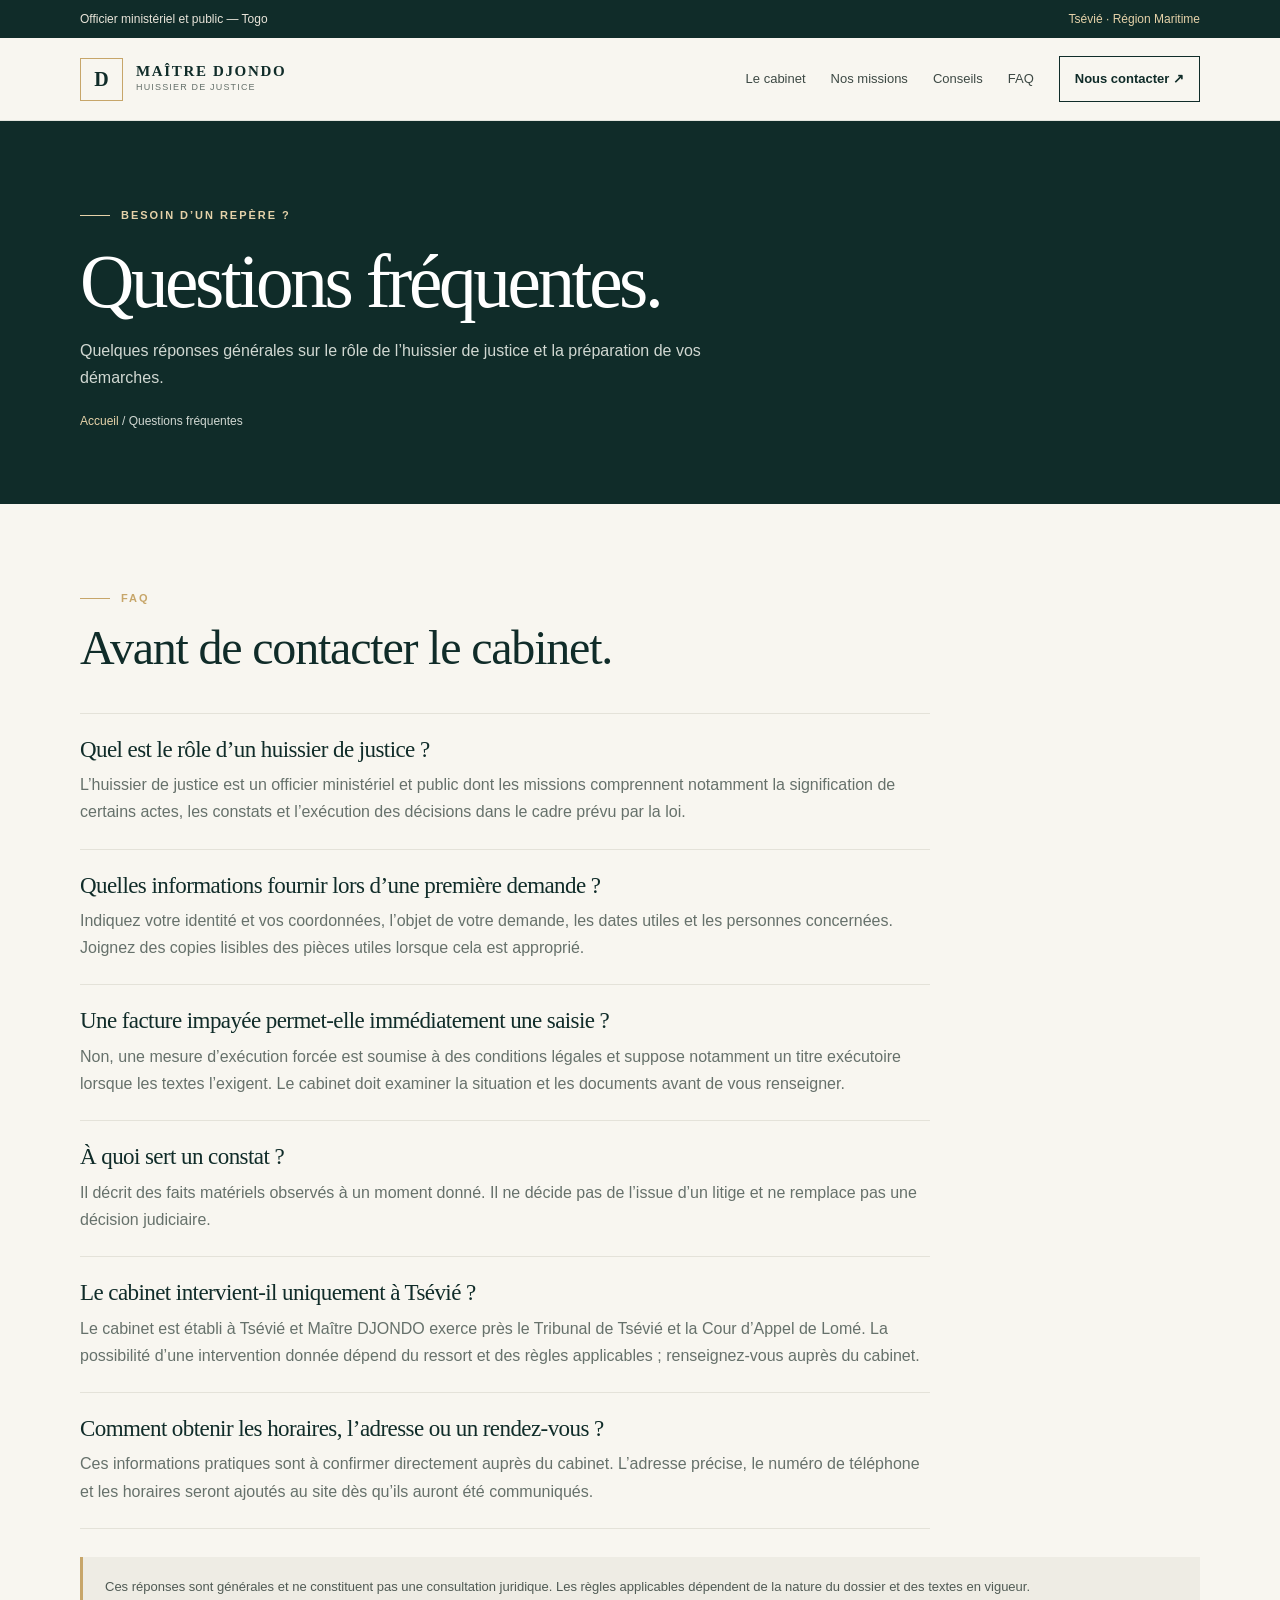
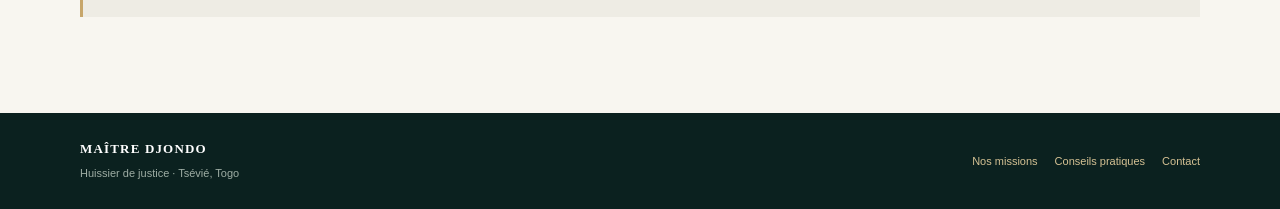
<file: questions.html>
<!DOCTYPE html>
<html lang="fr">
<head>
  <meta charset="utf-8">
  <meta name="viewport" content="width=device-width, initial-scale=1">
  <meta name="description" content="Réponses aux questions fréquentes sur les missions et les démarches auprès du cabinet de Maître DJONDO à Tsévié.">
  <title>Questions fréquentes — Maître DJONDO</title>
  <link rel="stylesheet" href="pages.css">
</head>
<body>
  <div class="topbar"><div class="wrap topbar-inner"><p>Officier ministériel et public — Togo</p><p class="location">Tsévié · Région Maritime</p></div></div>
  <header class="header"><div class="wrap nav">
    <a class="brand" href="index.html" aria-label="Maître DJONDO, accueil"><span class="brand-mark">D</span><span><span class="brand-name">MAÎTRE DJONDO</span><span class="brand-caption">Huissier de justice</span></span></a>
    <button class="menu-toggle" type="button" aria-label="Ouvrir le menu" aria-expanded="false" aria-controls="navigation"><span></span></button>
    <nav class="nav-links" id="navigation" aria-label="Navigation principale"><a href="index.html#cabinet">Le cabinet</a><a href="missions.html">Nos missions</a><a href="articles.html">Conseils</a><a href="questions.html">FAQ</a><a class="nav-cta" href="contact.html">Nous contacter ↗</a></nav>
  </div></header>
  <main>
    <section class="page-hero"><div class="wrap"><span class="eyebrow">Besoin d’un repère ?</span><h1>Questions fréquentes.</h1><p>Quelques réponses générales sur le rôle de l’huissier de justice et la préparation de vos démarches.</p><div class="breadcrumbs"><a href="index.html">Accueil</a> / Questions fréquentes</div></div></section>
    <section class="content"><div class="wrap">
      <div class="content-head"><span class="eyebrow">FAQ</span><h2>Avant de contacter le cabinet.</h2></div>
      <div class="faq-list">
        <article class="faq-item"><h2>Quel est le rôle d’un huissier de justice ?</h2><p>L’huissier de justice est un officier ministériel et public dont les missions comprennent notamment la signification de certains actes, les constats et l’exécution des décisions dans le cadre prévu par la loi.</p></article>
        <article class="faq-item"><h2>Quelles informations fournir lors d’une première demande ?</h2><p>Indiquez votre identité et vos coordonnées, l’objet de votre demande, les dates utiles et les personnes concernées. Joignez des copies lisibles des pièces utiles lorsque cela est approprié.</p></article>
        <article class="faq-item"><h2>Une facture impayée permet-elle immédiatement une saisie ?</h2><p>Non, une mesure d’exécution forcée est soumise à des conditions légales et suppose notamment un titre exécutoire lorsque les textes l’exigent. Le cabinet doit examiner la situation et les documents avant de vous renseigner.</p></article>
        <article class="faq-item"><h2>À quoi sert un constat ?</h2><p>Il décrit des faits matériels observés à un moment donné. Il ne décide pas de l’issue d’un litige et ne remplace pas une décision judiciaire.</p></article>
        <article class="faq-item"><h2>Le cabinet intervient-il uniquement à Tsévié ?</h2><p>Le cabinet est établi à Tsévié et Maître DJONDO exerce près le Tribunal de Tsévié et la Cour d’Appel de Lomé. La possibilité d’une intervention donnée dépend du ressort et des règles applicables ; renseignez-vous auprès du cabinet.</p></article>
        <article class="faq-item"><h2>Comment obtenir les horaires, l’adresse ou un rendez-vous ?</h2><p>Ces informations pratiques sont à confirmer directement auprès du cabinet. L’adresse précise, le numéro de téléphone et les horaires seront ajoutés au site dès qu’ils auront été communiqués.</p></article>
      </div>
      <div class="info-note">Ces réponses sont générales et ne constituent pas une consultation juridique. Les règles applicables dépendent de la nature du dossier et des textes en vigueur.</div>
    </div></section>
  </main>
  <footer class="footer"><div class="wrap footer-inner"><div><span class="footer-brand">MAÎTRE DJONDO</span><p>Huissier de justice · Tsévié, Togo</p></div><nav class="footer-nav" aria-label="Navigation de pied de page"><a href="missions.html">Nos missions</a><a href="articles.html">Conseils pratiques</a><a href="contact.html">Contact</a></nav></div></footer>
  <script src="pages.js"></script>
</body>
</html>
</file>
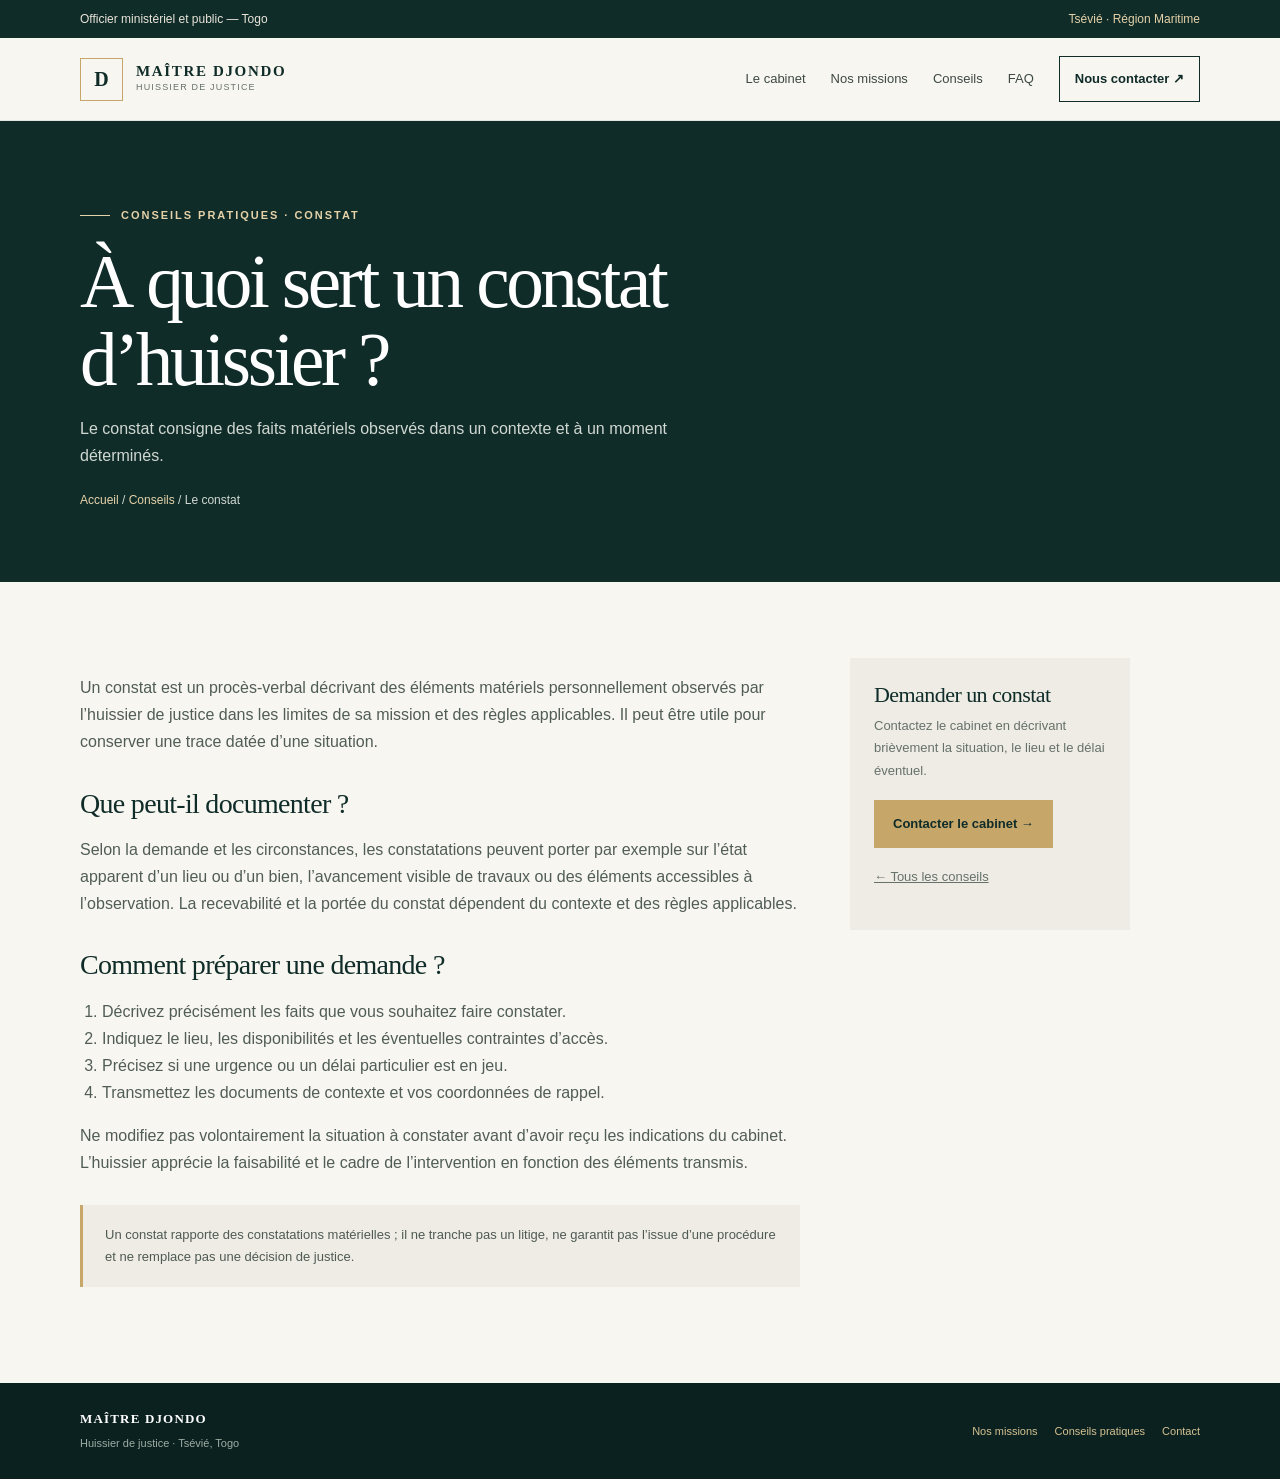
<file: articles/constat.html>
<!DOCTYPE html>
<html lang="fr">
<head>
  <meta charset="utf-8">
  <meta name="viewport" content="width=device-width, initial-scale=1">
  <meta name="description" content="Repères généraux sur le constat d’huissier : objet, préparation d’une demande et portée des constatations matérielles.">
  <title>À quoi sert un constat ? — Conseils de Maître DJONDO</title>
  <link rel="stylesheet" href="../pages.css">
</head>
<body>
  <div class="topbar"><div class="wrap topbar-inner"><p>Officier ministériel et public — Togo</p><p class="location">Tsévié · Région Maritime</p></div></div>
  <header class="header"><div class="wrap nav">
    <a class="brand" href="../index.html" aria-label="Maître DJONDO, accueil"><span class="brand-mark">D</span><span><span class="brand-name">MAÎTRE DJONDO</span><span class="brand-caption">Huissier de justice</span></span></a>
    <button class="menu-toggle" type="button" aria-label="Ouvrir le menu" aria-expanded="false" aria-controls="navigation"><span></span></button>
    <nav class="nav-links" id="navigation" aria-label="Navigation principale"><a href="../index.html#cabinet">Le cabinet</a><a href="../missions.html">Nos missions</a><a href="../articles.html">Conseils</a><a href="../questions.html">FAQ</a><a class="nav-cta" href="../contact.html">Nous contacter ↗</a></nav>
  </div></header>
  <main>
    <section class="page-hero"><div class="wrap"><span class="eyebrow">Conseils pratiques · Constat</span><h1>À quoi sert un constat d’huissier ?</h1><p>Le constat consigne des faits matériels observés dans un contexte et à un moment déterminés.</p><div class="breadcrumbs"><a href="../index.html">Accueil</a> / <a href="../articles.html">Conseils</a> / Le constat</div></div></section>
    <section class="content"><div class="wrap article-layout">
      <article class="article-body">
        <p>Un constat est un procès-verbal décrivant des éléments matériels personnellement observés par l’huissier de justice dans les limites de sa mission et des règles applicables. Il peut être utile pour conserver une trace datée d’une situation.</p>
        <h2>Que peut-il documenter ?</h2>
        <p>Selon la demande et les circonstances, les constatations peuvent porter par exemple sur l’état apparent d’un lieu ou d’un bien, l’avancement visible de travaux ou des éléments accessibles à l’observation. La recevabilité et la portée du constat dépendent du contexte et des règles applicables.</p>
        <h2>Comment préparer une demande ?</h2>
        <ol>
          <li>Décrivez précisément les faits que vous souhaitez faire constater.</li>
          <li>Indiquez le lieu, les disponibilités et les éventuelles contraintes d’accès.</li>
          <li>Précisez si une urgence ou un délai particulier est en jeu.</li>
          <li>Transmettez les documents de contexte et vos coordonnées de rappel.</li>
        </ol>
        <p>Ne modifiez pas volontairement la situation à constater avant d’avoir reçu les indications du cabinet. L’huissier apprécie la faisabilité et le cadre de l’intervention en fonction des éléments transmis.</p>
        <div class="info-note">Un constat rapporte des constatations matérielles ; il ne tranche pas un litige, ne garantit pas l’issue d’une procédure et ne remplace pas une décision de justice.</div>
      </article>
      <aside class="article-aside"><h2>Demander un constat</h2><p>Contactez le cabinet en décrivant brièvement la situation, le lieu et le délai éventuel.</p><a class="button" href="../contact.html">Contacter le cabinet →</a><p style="margin-top:18px"><a href="../articles.html">← Tous les conseils</a></p></aside>
    </div></section>
  </main>
  <footer class="footer"><div class="wrap footer-inner"><div><span class="footer-brand">MAÎTRE DJONDO</span><p>Huissier de justice · Tsévié, Togo</p></div><nav class="footer-nav" aria-label="Navigation de pied de page"><a href="../missions.html">Nos missions</a><a href="../articles.html">Conseils pratiques</a><a href="../contact.html">Contact</a></nav></div></footer>
  <script src="../pages.js"></script>
</body>
</html>
</file>
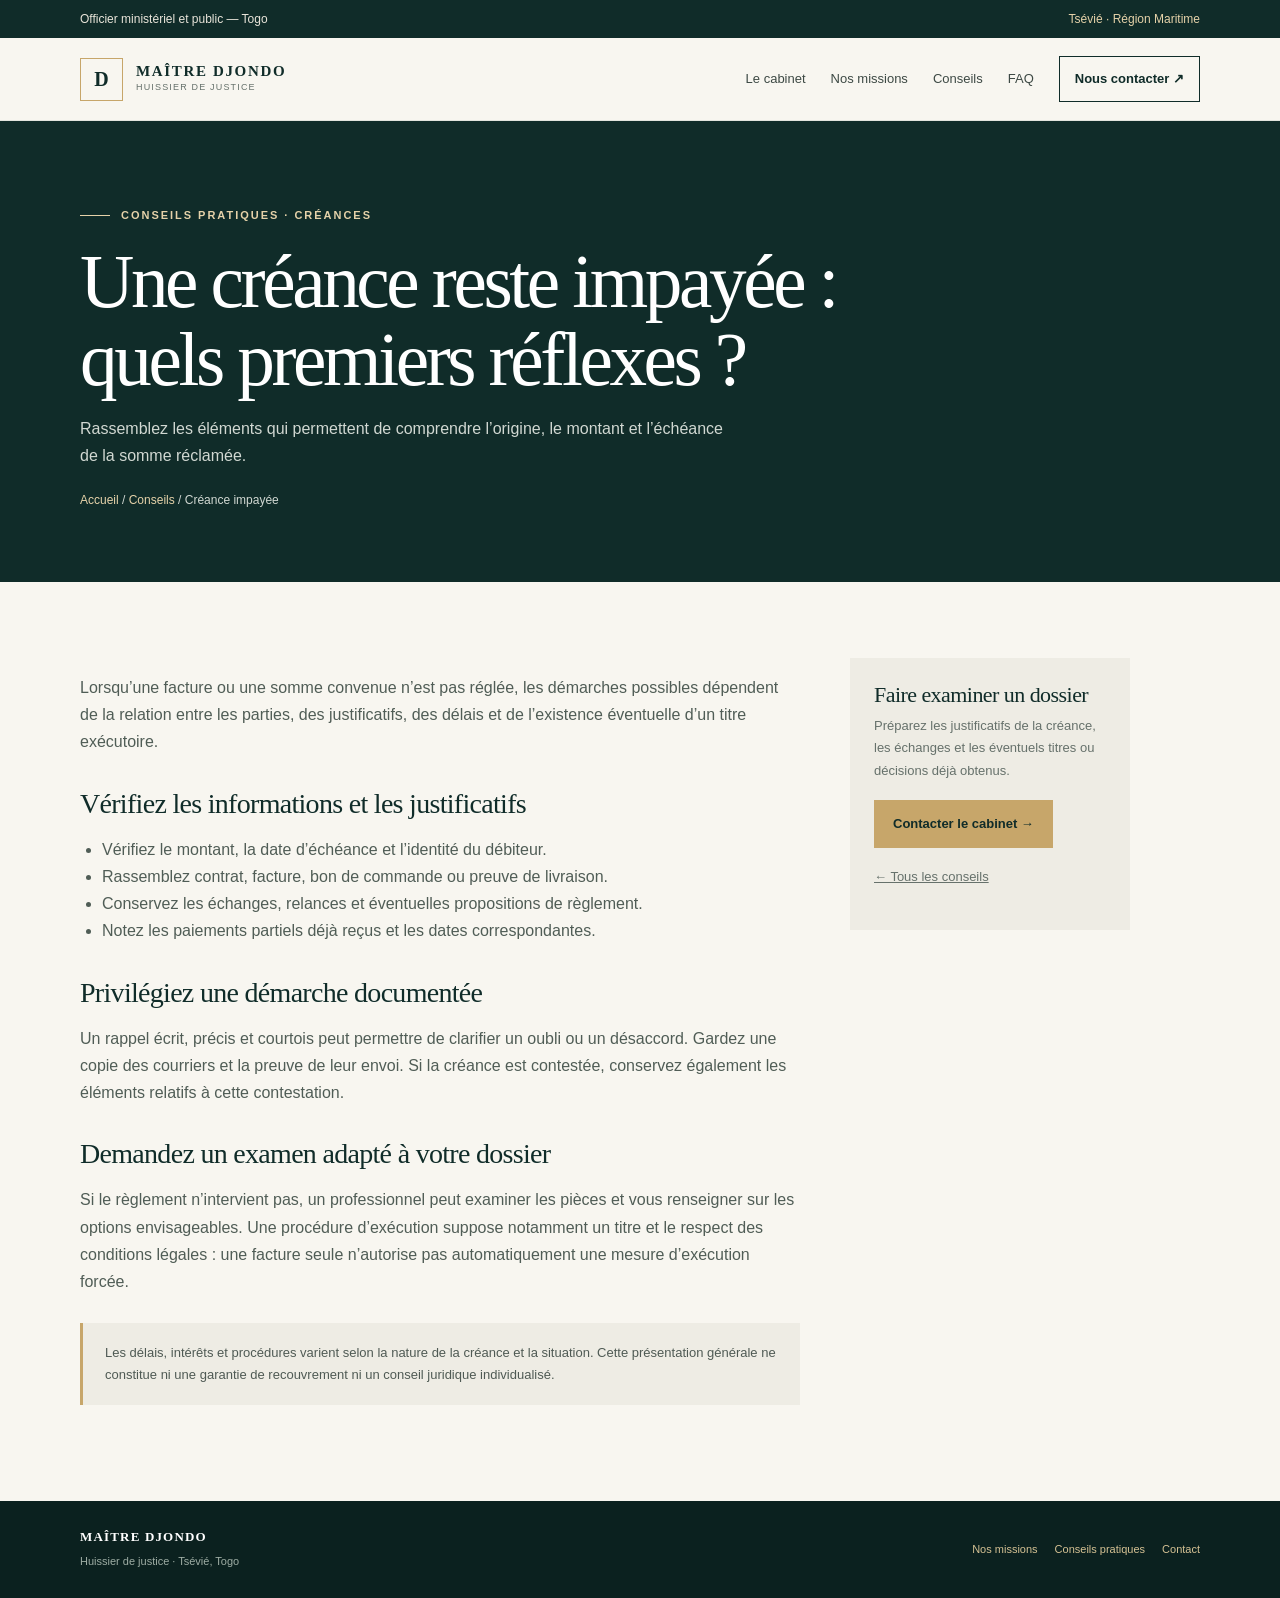
<file: articles/creance-impayee.html>
<!DOCTYPE html>
<html lang="fr">
<head>
  <meta charset="utf-8">
  <meta name="viewport" content="width=device-width, initial-scale=1">
  <meta name="description" content="Repères généraux sur les premières vérifications à effectuer lorsqu’une facture ou une créance reste impayée.">
  <title>Créance impayée : premiers réflexes — Maître DJONDO</title>
  <link rel="stylesheet" href="../pages.css">
</head>
<body>
  <div class="topbar"><div class="wrap topbar-inner"><p>Officier ministériel et public — Togo</p><p class="location">Tsévié · Région Maritime</p></div></div>
  <header class="header"><div class="wrap nav">
    <a class="brand" href="../index.html" aria-label="Maître DJONDO, accueil"><span class="brand-mark">D</span><span><span class="brand-name">MAÎTRE DJONDO</span><span class="brand-caption">Huissier de justice</span></span></a>
    <button class="menu-toggle" type="button" aria-label="Ouvrir le menu" aria-expanded="false" aria-controls="navigation"><span></span></button>
    <nav class="nav-links" id="navigation" aria-label="Navigation principale"><a href="../index.html#cabinet">Le cabinet</a><a href="../missions.html">Nos missions</a><a href="../articles.html">Conseils</a><a href="../questions.html">FAQ</a><a class="nav-cta" href="../contact.html">Nous contacter ↗</a></nav>
  </div></header>
  <main>
    <section class="page-hero"><div class="wrap"><span class="eyebrow">Conseils pratiques · Créances</span><h1>Une créance reste impayée : quels premiers réflexes ?</h1><p>Rassemblez les éléments qui permettent de comprendre l’origine, le montant et l’échéance de la somme réclamée.</p><div class="breadcrumbs"><a href="../index.html">Accueil</a> / <a href="../articles.html">Conseils</a> / Créance impayée</div></div></section>
    <section class="content"><div class="wrap article-layout">
      <article class="article-body">
        <p>Lorsqu’une facture ou une somme convenue n’est pas réglée, les démarches possibles dépendent de la relation entre les parties, des justificatifs, des délais et de l’existence éventuelle d’un titre exécutoire.</p>
        <h2>Vérifiez les informations et les justificatifs</h2>
        <ul>
          <li>Vérifiez le montant, la date d’échéance et l’identité du débiteur.</li>
          <li>Rassemblez contrat, facture, bon de commande ou preuve de livraison.</li>
          <li>Conservez les échanges, relances et éventuelles propositions de règlement.</li>
          <li>Notez les paiements partiels déjà reçus et les dates correspondantes.</li>
        </ul>
        <h2>Privilégiez une démarche documentée</h2>
        <p>Un rappel écrit, précis et courtois peut permettre de clarifier un oubli ou un désaccord. Gardez une copie des courriers et la preuve de leur envoi. Si la créance est contestée, conservez également les éléments relatifs à cette contestation.</p>
        <h2>Demandez un examen adapté à votre dossier</h2>
        <p>Si le règlement n’intervient pas, un professionnel peut examiner les pièces et vous renseigner sur les options envisageables. Une procédure d’exécution suppose notamment un titre et le respect des conditions légales : une facture seule n’autorise pas automatiquement une mesure d’exécution forcée.</p>
        <div class="info-note">Les délais, intérêts et procédures varient selon la nature de la créance et la situation. Cette présentation générale ne constitue ni une garantie de recouvrement ni un conseil juridique individualisé.</div>
      </article>
      <aside class="article-aside"><h2>Faire examiner un dossier</h2><p>Préparez les justificatifs de la créance, les échanges et les éventuels titres ou décisions déjà obtenus.</p><a class="button" href="../contact.html">Contacter le cabinet →</a><p style="margin-top:18px"><a href="../articles.html">← Tous les conseils</a></p></aside>
    </div></section>
  </main>
  <footer class="footer"><div class="wrap footer-inner"><div><span class="footer-brand">MAÎTRE DJONDO</span><p>Huissier de justice · Tsévié, Togo</p></div><nav class="footer-nav" aria-label="Navigation de pied de page"><a href="../missions.html">Nos missions</a><a href="../articles.html">Conseils pratiques</a><a href="../contact.html">Contact</a></nav></div></footer>
  <script src="../pages.js"></script>
</body>
</html>
</file>
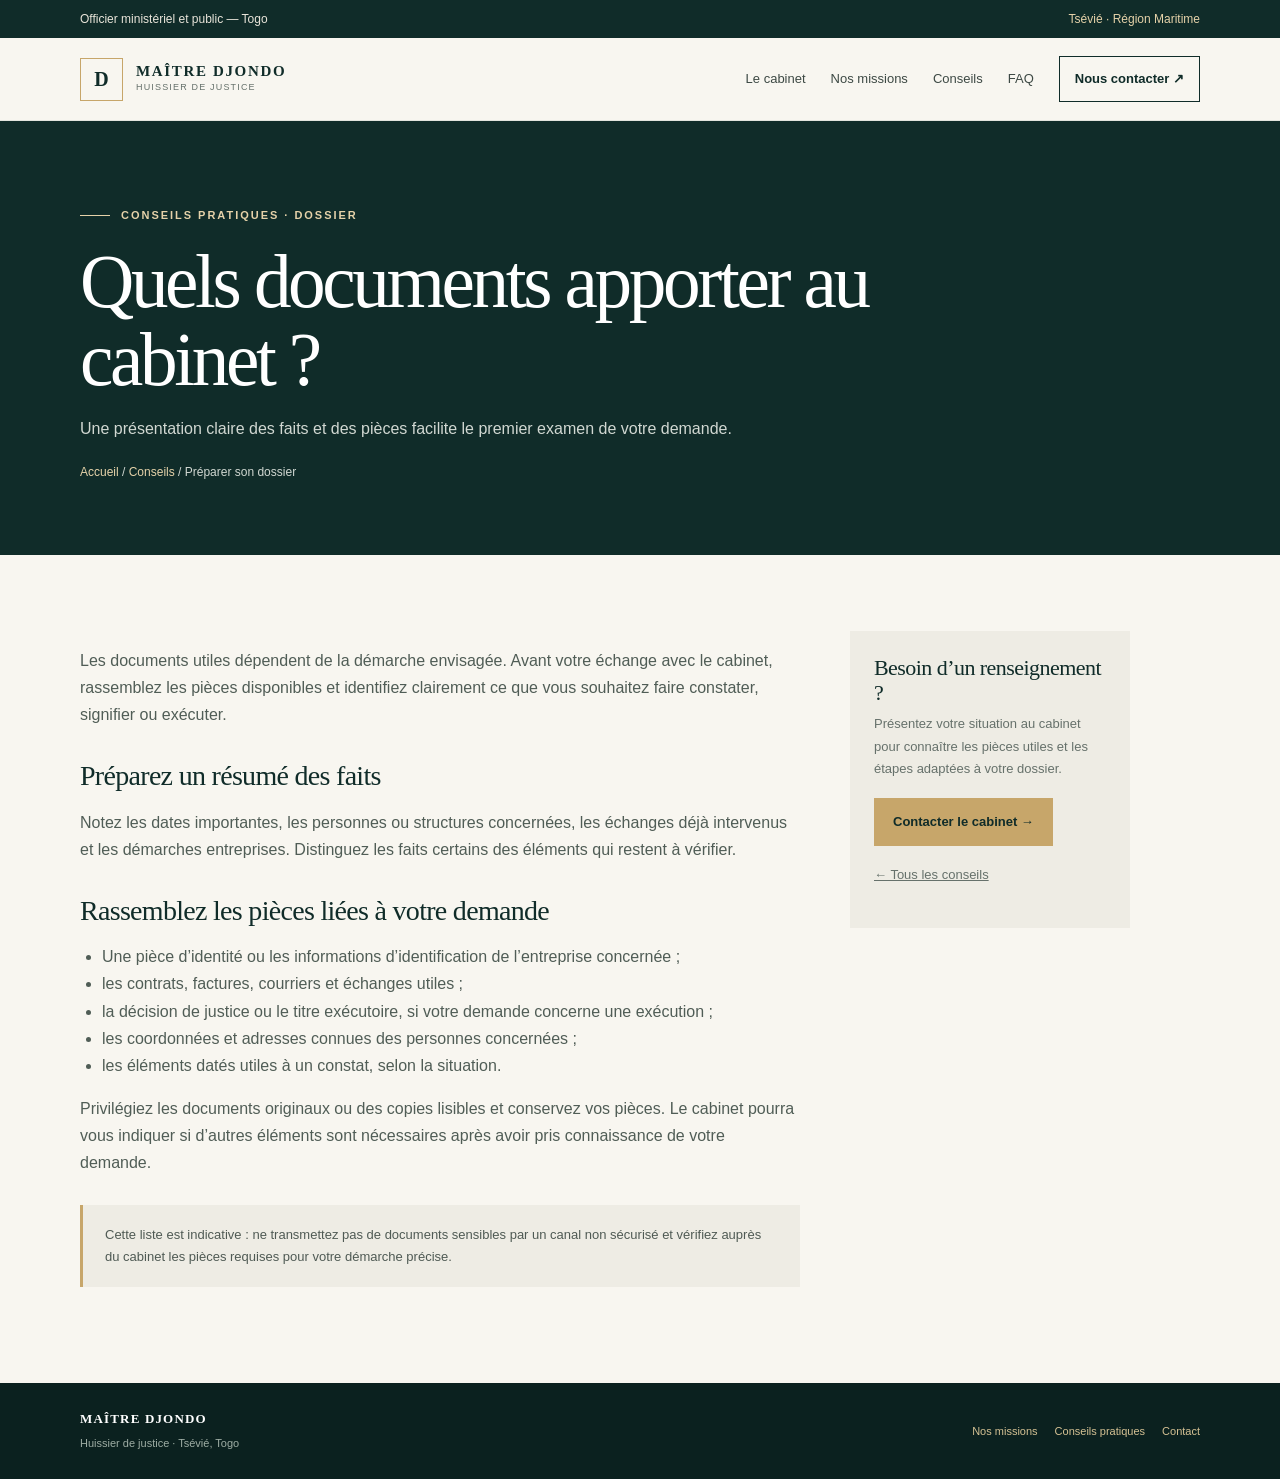
<file: articles/preparer-dossier.html>
<!DOCTYPE html>
<html lang="fr">
<head>
  <meta charset="utf-8">
  <meta name="viewport" content="width=device-width, initial-scale=1">
  <meta name="description" content="Repères pour préparer les pièces et informations utiles avant de présenter une demande au cabinet de Maître DJONDO à Tsévié.">
  <title>Préparer son dossier — Conseils de Maître DJONDO</title>
  <link rel="stylesheet" href="../pages.css">
</head>
<body>
  <div class="topbar"><div class="wrap topbar-inner"><p>Officier ministériel et public — Togo</p><p class="location">Tsévié · Région Maritime</p></div></div>
  <header class="header"><div class="wrap nav">
    <a class="brand" href="../index.html" aria-label="Maître DJONDO, accueil"><span class="brand-mark">D</span><span><span class="brand-name">MAÎTRE DJONDO</span><span class="brand-caption">Huissier de justice</span></span></a>
    <button class="menu-toggle" type="button" aria-label="Ouvrir le menu" aria-expanded="false" aria-controls="navigation"><span></span></button>
    <nav class="nav-links" id="navigation" aria-label="Navigation principale"><a href="../index.html#cabinet">Le cabinet</a><a href="../missions.html">Nos missions</a><a href="../articles.html">Conseils</a><a href="../questions.html">FAQ</a><a class="nav-cta" href="../contact.html">Nous contacter ↗</a></nav>
  </div></header>
  <main>
    <section class="page-hero"><div class="wrap"><span class="eyebrow">Conseils pratiques · Dossier</span><h1>Quels documents apporter au cabinet ?</h1><p>Une présentation claire des faits et des pièces facilite le premier examen de votre demande.</p><div class="breadcrumbs"><a href="../index.html">Accueil</a> / <a href="../articles.html">Conseils</a> / Préparer son dossier</div></div></section>
    <section class="content"><div class="wrap article-layout">
      <article class="article-body">
        <p>Les documents utiles dépendent de la démarche envisagée. Avant votre échange avec le cabinet, rassemblez les pièces disponibles et identifiez clairement ce que vous souhaitez faire constater, signifier ou exécuter.</p>
        <h2>Préparez un résumé des faits</h2>
        <p>Notez les dates importantes, les personnes ou structures concernées, les échanges déjà intervenus et les démarches entreprises. Distinguez les faits certains des éléments qui restent à vérifier.</p>
        <h2>Rassemblez les pièces liées à votre demande</h2>
        <ul>
          <li>Une pièce d’identité ou les informations d’identification de l’entreprise concernée ;</li>
          <li>les contrats, factures, courriers et échanges utiles ;</li>
          <li>la décision de justice ou le titre exécutoire, si votre demande concerne une exécution ;</li>
          <li>les coordonnées et adresses connues des personnes concernées ;</li>
          <li>les éléments datés utiles à un constat, selon la situation.</li>
        </ul>
        <p>Privilégiez les documents originaux ou des copies lisibles et conservez vos pièces. Le cabinet pourra vous indiquer si d’autres éléments sont nécessaires après avoir pris connaissance de votre demande.</p>
        <div class="info-note">Cette liste est indicative : ne transmettez pas de documents sensibles par un canal non sécurisé et vérifiez auprès du cabinet les pièces requises pour votre démarche précise.</div>
      </article>
      <aside class="article-aside"><h2>Besoin d’un renseignement ?</h2><p>Présentez votre situation au cabinet pour connaître les pièces utiles et les étapes adaptées à votre dossier.</p><a class="button" href="../contact.html">Contacter le cabinet →</a><p style="margin-top:18px"><a href="../articles.html">← Tous les conseils</a></p></aside>
    </div></section>
  </main>
  <footer class="footer"><div class="wrap footer-inner"><div><span class="footer-brand">MAÎTRE DJONDO</span><p>Huissier de justice · Tsévié, Togo</p></div><nav class="footer-nav" aria-label="Navigation de pied de page"><a href="../missions.html">Nos missions</a><a href="../articles.html">Conseils pratiques</a><a href="../contact.html">Contact</a></nav></div></footer>
  <script src="../pages.js"></script>
</body>
</html>
</file>
<file: pages.css>
:root {
  color-scheme: light;
  --forest: #102c29;
  --gold: #c7a66a;
  --gold-light: #e5d2a9;
  --paper: #f8f6f0;
  --ink: #1e2926;
  --muted: #66716b;
  --line: #e4e2d9;
  --serif: Georgia, "Times New Roman", serif;
  --sans: "Segoe UI", Arial, sans-serif;
}

* { box-sizing: border-box; }
html { scroll-behavior: smooth; }
body { margin: 0; background: var(--paper); color: var(--ink); font: 16px/1.7 var(--sans); -webkit-font-smoothing: antialiased; }
a { color: inherit; }
button { font: inherit; }
.wrap { width: min(1120px, calc(100% - 48px)); margin-inline: auto; }
.topbar { background: var(--forest); color: #e9e5da; font-size: 12px; }
.topbar-inner { min-height: 38px; display: flex; align-items: center; justify-content: space-between; gap: 20px; }
.topbar p { margin: 0; }
.topbar .location { color: var(--gold-light); }
.header { position: relative; z-index: 5; background: var(--paper); border-bottom: 1px solid rgba(16,44,41,.09); }
.nav { min-height: 82px; display: flex; align-items: center; justify-content: space-between; gap: 28px; }
.brand { display: inline-flex; align-items: center; gap: 13px; text-decoration: none; flex-shrink: 0; }
.brand-mark { width: 43px; height: 43px; display: grid; place-items: center; border: 1px solid var(--gold); color: var(--forest); font: 700 20px var(--serif); }
.brand-name { display: block; color: var(--forest); font: 700 15px var(--serif); letter-spacing: .11em; }
.brand-caption { display: block; color: var(--muted); font-size: 9px; letter-spacing: .13em; text-transform: uppercase; }
.nav-links { display: flex; align-items: center; gap: 25px; }
.nav-links a { color: #3d4944; font-size: 13px; text-decoration: none; }
.nav-links a:hover { color: #94743c; }
.nav-links .nav-cta { padding: 11px 15px; border: 1px solid var(--forest); color: var(--forest); font-weight: 600; }
.nav-links .nav-cta:hover { background: var(--forest); color: white; }
.menu-toggle { display: none; width: 44px; height: 44px; border: 1px solid var(--line); background: transparent; color: var(--forest); cursor: pointer; }
.page-hero { padding: 76px 0 72px; background: var(--forest); color: white; }
.eyebrow { display: inline-flex; align-items: center; gap: 11px; color: var(--gold); font-size: 11px; font-weight: 700; letter-spacing: .18em; text-transform: uppercase; }
.eyebrow::before { width: 30px; height: 1px; background: currentColor; content: ""; }
.page-hero .eyebrow { color: var(--gold-light); }
.page-hero h1 { max-width: 790px; margin: 18px 0 16px; font: 400 clamp(2.7rem, 6vw, 4.7rem)/1.04 var(--serif); letter-spacing: -.045em; }
.page-hero p { max-width: 660px; margin: 0; color: #d1d8d2; }
.breadcrumbs { padding-top: 20px; color: #d1d8d2; font-size: 12px; }
.breadcrumbs a { color: var(--gold-light); text-decoration: none; }
.content { padding-block: 76px 96px; }
.content-head { max-width: 710px; margin-bottom: 38px; }
.content-head h2, .content h2 { color: var(--forest); font: 400 clamp(2rem, 4vw, 3rem)/1.15 var(--serif); letter-spacing: -.025em; }
.content-head h2 { margin: 12px 0; }
.content-head p, .content p { color: var(--muted); }
.mission-list { display: grid; grid-template-columns: 1fr 1fr; gap: 18px; }
.mission-card { padding: 30px; border: 1px solid var(--line); background: #fff; }
.mission-card .number { color: #a17f44; font: italic 15px var(--serif); }
.mission-card h2 { margin: 12px 0 8px; font-size: 25px; }
.mission-card p { margin: 0; font-size: 14px; }
.mission-card ul { margin: 15px 0 0; padding-left: 19px; color: var(--muted); font-size: 13px; }
.info-note { margin-top: 28px; padding: 19px 22px; border-left: 3px solid var(--gold); background: #eeece4; color: #4f5a54; font-size: 13px; }
.article-grid { display: grid; grid-template-columns: repeat(2, 1fr); gap: 20px; }
.article-card { display: flex; flex-direction: column; min-height: 270px; padding: 29px; border: 1px solid var(--line); background: #fff; }
.article-card .category { color: #987943; font-size: 10px; font-weight: 700; letter-spacing: .14em; text-transform: uppercase; }
.article-card h2 { margin: 14px 0 10px; font-size: 26px; }
.article-card p { margin: 0 0 20px; font-size: 14px; }
.article-card a { align-self: flex-start; margin-top: auto; color: var(--forest); font-size: 13px; font-weight: 700; text-decoration: none; }
.article-layout { display: grid; grid-template-columns: minmax(0, 720px) 280px; align-items: start; gap: 50px; }
.article-body h2 { margin: 32px 0 8px; font-size: 28px; }
.article-body p, .article-body li { color: #505d56; }
.article-body ul, .article-body ol { padding-left: 22px; }
.article-aside { padding: 24px; background: #eeece4; }
.article-aside h2 { margin: 0 0 8px; font-size: 22px; }
.article-aside p { margin: 0 0 18px; font-size: 13px; }
.button { min-height: 48px; display: inline-flex; align-items: center; justify-content: center; gap: 9px; padding: 0 18px; border: 1px solid var(--gold); background: var(--gold); color: var(--forest); font-size: 13px; font-weight: 700; text-decoration: none; }
.button:hover { background: transparent; }
.faq-list { max-width: 850px; border-top: 1px solid var(--line); }
.faq-item { padding: 23px 0; border-bottom: 1px solid var(--line); }
.faq-item h2 { margin: 0 0 8px; font-size: 23px; }
.faq-item p { margin: 0; }
.contact-layout { display: grid; grid-template-columns: .9fr 1.1fr; gap: 70px; align-items: start; }
.contact-panel { padding: 32px; border: 1px solid var(--line); background: #fff; }
.contact-panel h2 { margin: 0 0 18px; font-size: 27px; }
.contact-line { padding: 15px 0; border-bottom: 1px solid var(--line); }
.contact-line:last-child { border: 0; }
.contact-line small { display: block; color: var(--muted); font-size: 10px; letter-spacing: .1em; text-transform: uppercase; }
.contact-line strong { color: var(--forest); font: 400 19px var(--serif); }
.contact-line p { margin: 4px 0 0; font-size: 13px; }
.map-link { display: inline-block; margin-top: 22px; }
.footer { padding-block: 27px; background: #0b211f; color: #c5cec7; }
.footer-inner { display: flex; align-items: center; justify-content: space-between; gap: 24px; font-size: 11px; }
.footer-brand { color: white; font: 600 13px var(--serif); letter-spacing: .09em; }
.footer p { margin: 5px 0 0; color: #9eada4; }
.footer-nav { display: flex; flex-wrap: wrap; gap: 17px; justify-content: flex-end; }
.footer a { color: #d6c294; text-decoration: none; }
:focus-visible { outline: 3px solid #d3ae66; outline-offset: 4px; }
@media (max-width: 900px) {
  .nav-links { gap: 15px; }
  .article-layout { grid-template-columns: minmax(0, 1fr) 250px; gap: 30px; }
  .contact-layout { gap: 35px; }
}
@media (max-width: 680px) {
  .wrap { width: min(100% - 36px, 520px); }
  .topbar-inner { min-height: 34px; justify-content: center; text-align: center; }
  .topbar .location { display: none; }
  .nav { min-height: 72px; }
  .menu-toggle { display: grid; place-items: center; }
  .menu-toggle span, .menu-toggle span::before, .menu-toggle span::after { width: 18px; height: 1px; display: block; background: currentColor; }
  .menu-toggle span { position: relative; }
  .menu-toggle span::before, .menu-toggle span::after { position: absolute; left: 0; content: ""; }
  .menu-toggle span::before { top: -6px; }
  .menu-toggle span::after { top: 6px; }
  .nav-links { position: absolute; top: 100%; right: 0; left: 0; display: none; align-items: stretch; gap: 0; padding: 8px 18px 18px; border-bottom: 1px solid var(--line); background: var(--paper); }
  .nav-links.is-open { display: flex; flex-direction: column; }
  .nav-links a { padding: 12px 8px; }
  .nav-links .nav-cta { margin-top: 6px; text-align: center; }
  .page-hero { padding: 56px 0; }
  .content { padding-block: 55px 70px; }
  .mission-list, .article-grid, .article-layout, .contact-layout { grid-template-columns: 1fr; }
  .article-layout { gap: 30px; }
  .mission-card, .article-card, .contact-panel { padding: 24px; }
  .footer-inner { align-items: flex-start; flex-direction: column; }
  .footer-nav { justify-content: flex-start; }
}
@media (prefers-reduced-motion: reduce) {
  *, *::before, *::after { scroll-behavior: auto !important; transition-duration: .01ms !important; }
}
</file>
